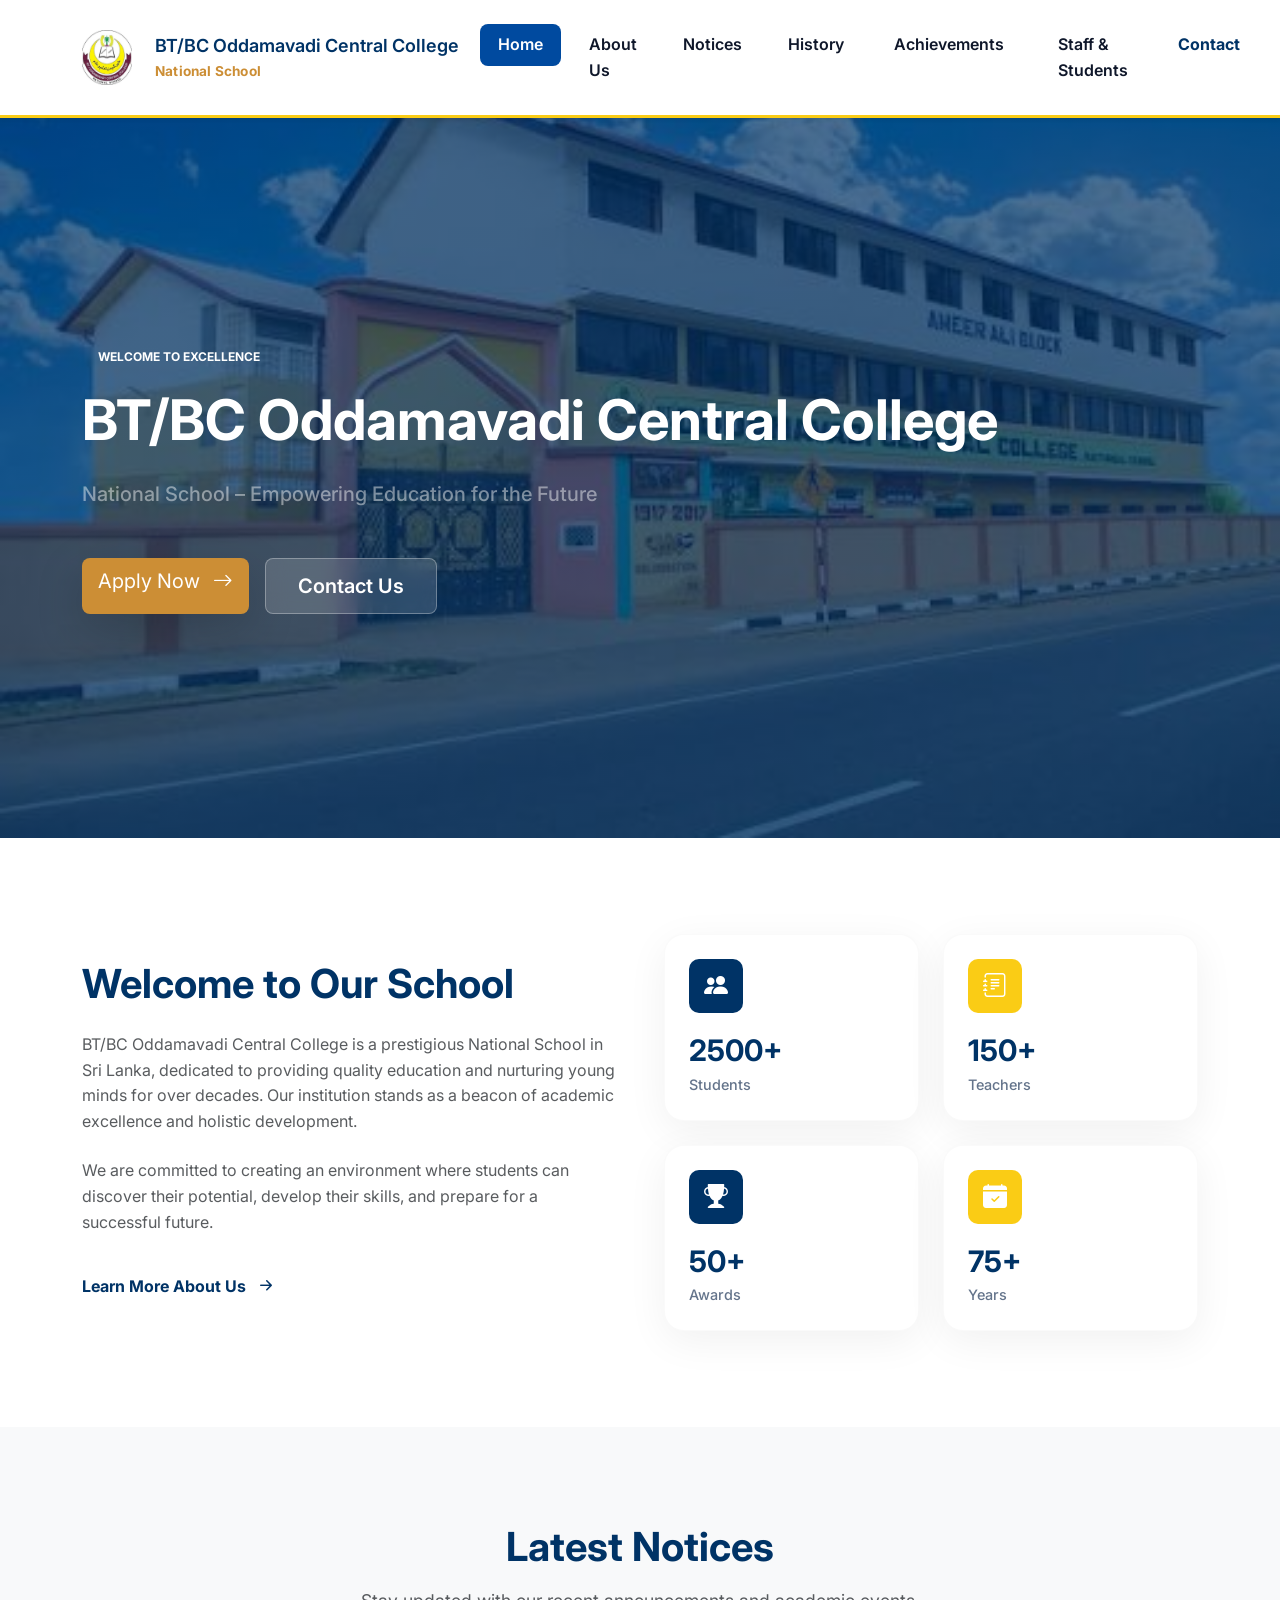
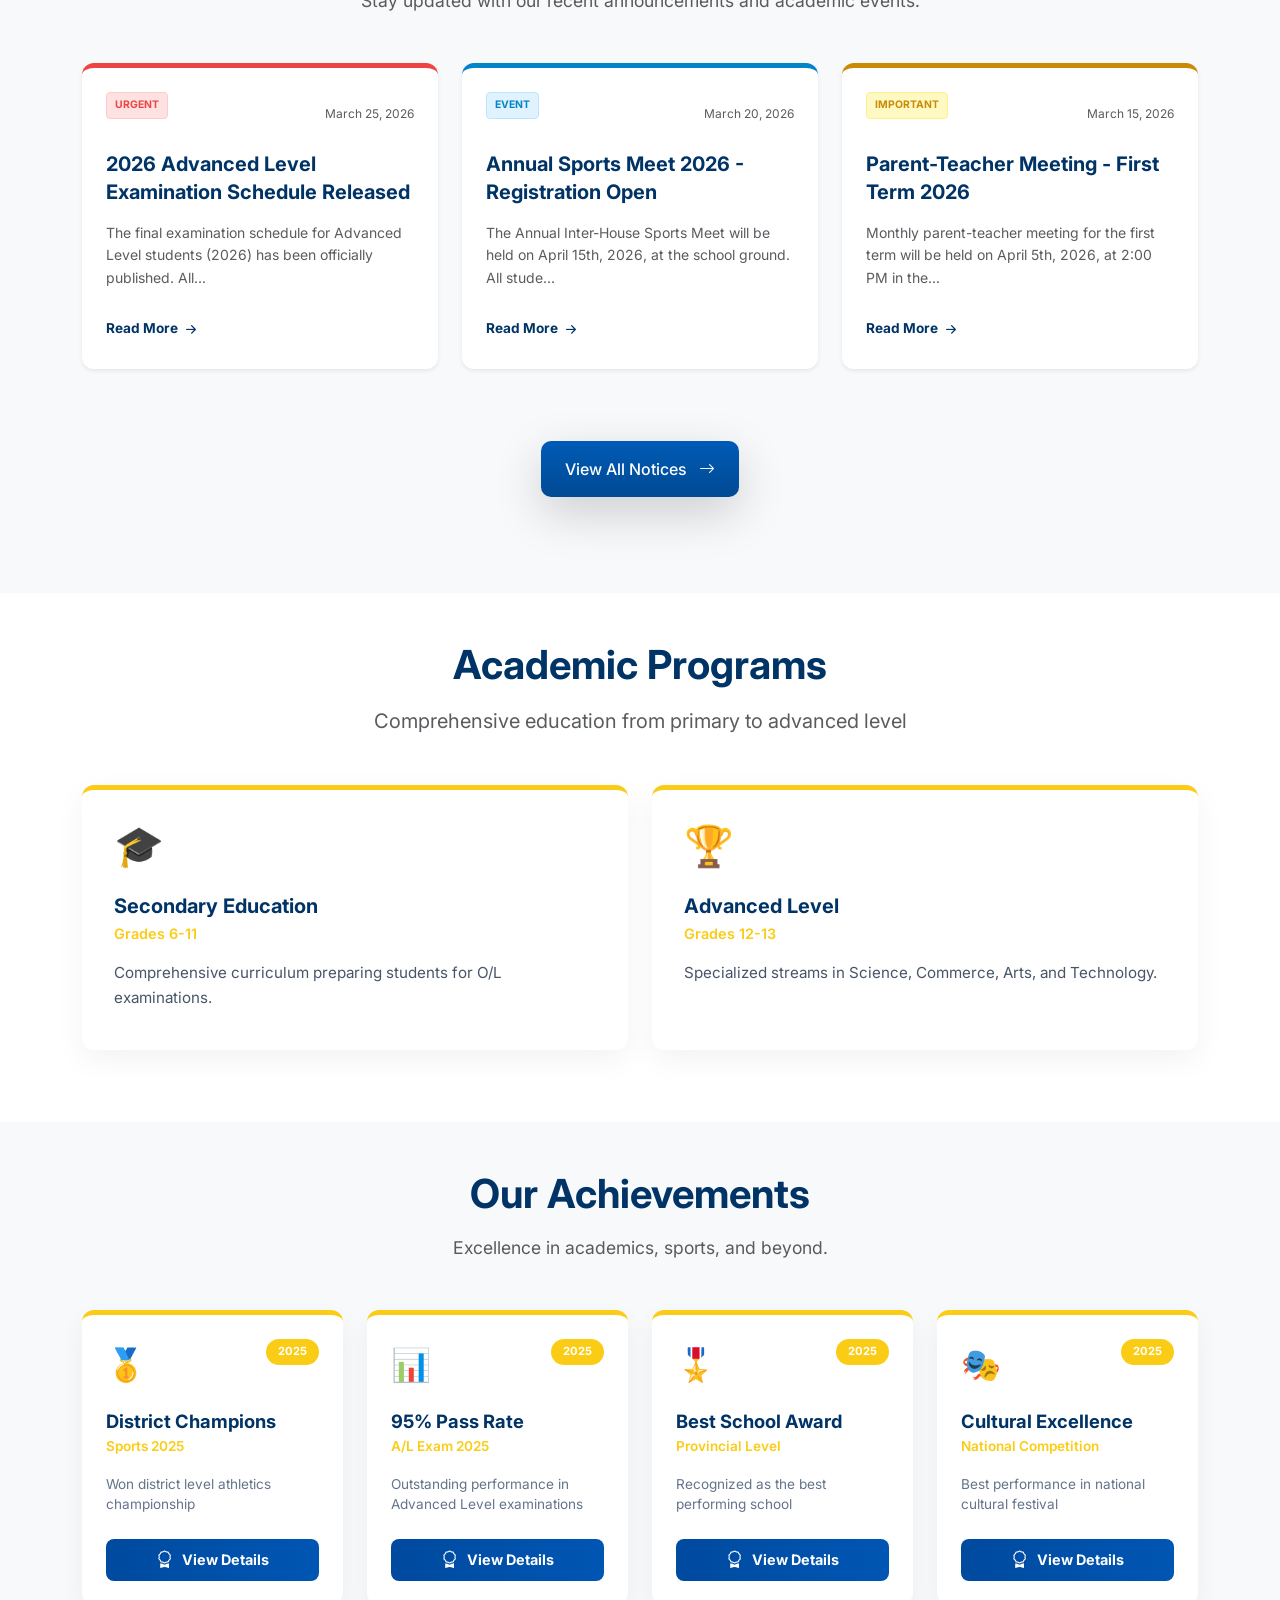
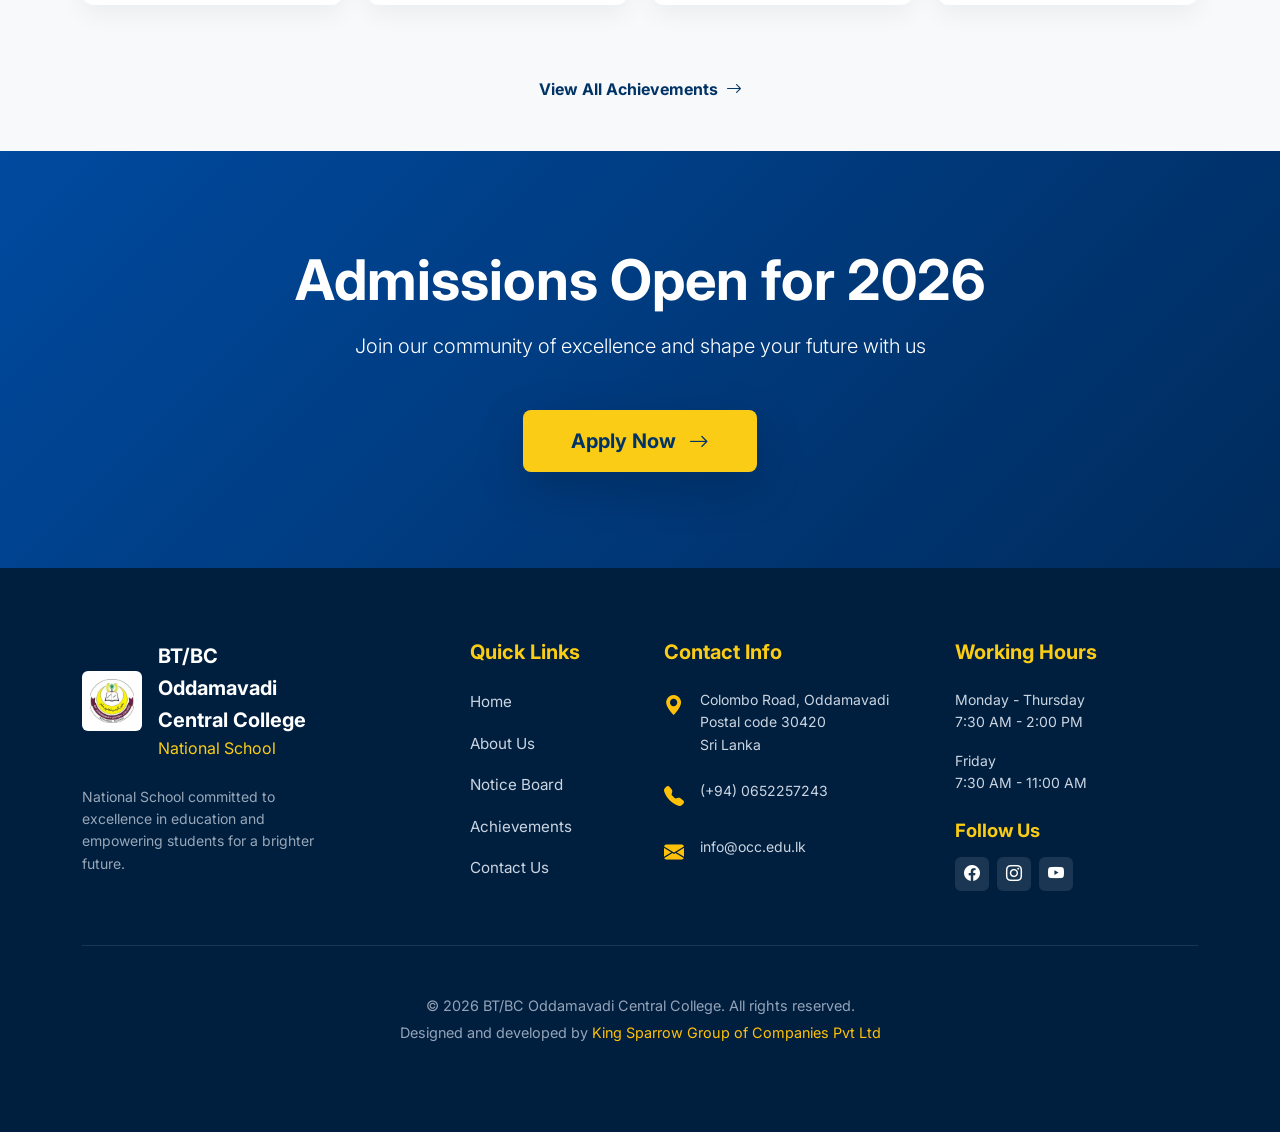
<file: index.html>
<!DOCTYPE html>
<html lang="en">

<head>
    <meta charset="UTF-8">
    <meta name="viewport" content="width=device-width, initial-scale=1.0">
    <meta name="description"
        content="BT/BC Oddamavadi Central College - National School empowering education for the future. Excellence in academics and sports.">
    <meta name="keywords" content="school, education, Oddamavadi, Central College, BT/BC, National School, Sri Lanka">
    <title>BT/BC Oddamavadi Central College | National School</title>

    <link href="https://cdn.jsdelivr.net/npm/bootstrap@5.3.0/dist/css/bootstrap.min.css" rel="stylesheet">

    <link rel="stylesheet" href="https://cdn.jsdelivr.net/npm/bootstrap-icons@1.11.1/font/bootstrap-icons.css">

    <link rel="stylesheet" href="assets/css/style.css">

    <style>
        .primary-navy {
            color: #003366;
        }

        .text-secondary-gold {
            color: #FFD700;
        }

        .bg-primary-navy {
            background-color: #003366;
        }

        .border-start-5 {
            border-left: 5px solid #003366;
        }

        .hover-lift:hover {
            transform: translateY(-10px);
            transition: all 0.3s;
        }
    </style>
</head>

<body data-bs-spy="scroll" data-bs-target=".navbar" data-bs-offset="100">

    <!-- Navigation Bar -->
    <nav class="navbar navbar-expand-lg navbar-light sticky-top py-2 shadow-sm" id="mainNav">
        <div class="container">
            <a class="navbar-brand d-flex align-items-center" href="index.html">
                <img src="assets/images/logo.png" alt="School Logo" width="50">
                <div class="brand-text ms-2">
                    <span class="brand-name">BT/BC Oddamavadi Central College</span>
                    <span class="brand-tagline">National School</span>
                </div>
            </a>
            <button class="navbar-toggler border-0" type="button" data-bs-toggle="collapse" data-bs-target="#navbarNav">
                <span class="navbar-toggler-icon"></span>
            </button>
            <div class="collapse navbar-collapse" id="navbarNav">
                <ul class="navbar-nav ms-auto mb-2 mb-lg-0">
                    <li class="nav-item"><a class="nav-link px-3 active fw-semibold" href="index.html">Home</a></li>
                    <li class="nav-item"><a class="nav-link px-3 fw-semibold" href="about.html">About Us</a></li>
                    <li class="nav-item"><a class="nav-link px-3 fw-semibold" href="notices.html">Notices</a></li>
                    <li class="nav-item"><a class="nav-link px-3 fw-semibold" href="history.html">History</a></li>
                    <li class="nav-item mx-1">
                        <a class="nav-link px-3 fw-semibold" href="achievements.html">Achievements</a>
                    </li>
                    <li class="nav-item mx-1">
                        <a class="nav-link px-3 fw-semibold" href="staff.html">Staff & Students</a>
                    </li>
                    <li class="nav-item"><a class="nav-link px-3 fw-bold btn-apply-now text-primary-navy"
                            href="contact.html">Contact</a></li>
                </ul>
            </div>
        </div>
    </nav>

    <!-- Hero Section -->
    <header id="home" class="hero d-flex align-items-center justify-content-center text-center text-lg-start">
        <div class="container">
            <div class="row align-items-center">
                <div class="col-lg-10">
                    <div class="badge bg-secondary-gold text-primary-navy px-3 py-2 rounded-pill fw-bold text-uppercase mb-3"
                        style="font-size: 0.75rem;">Welcome to Excellence</div>
                    <h1 class="display-3 fw-bold mb-4 text-white">BT/BC Oddamavadi Central College</h1>
                    <p class="lead text-white-50 mb-5 fw-medium">National School – Empowering Education for the Future
                    </p>
                    <div class="d-flex flex-column flex-sm-row gap-3">
                        <a href="apply.html" class="btn btn-gold btn-lg shadow-lg">Apply Now <i
                                class="bi bi-arrow-right ms-2"></i></a>
                        <a href="contact.html" class="btn btn-contact btn-lg text-decoration-none">Contact Us</a>
                    </div>
                </div>
            </div>
        </div>
    </header>

    <section id="about" class="section py-5 bg-white">
        <div class="container py-lg-5">
            <div class="row align-items-center g-5">
                <!-- Left Content -->
                <div class="col-lg-6">
                    <h2 class="display-6 fw-bold primary-navy mb-4">Welcome to Our School</h2>
                    <p class="text-muted mb-4" style="line-height: 1.6;">BT/BC Oddamavadi Central College is a prestigious National School in Sri
                        Lanka, dedicated to providing quality education and nurturing young minds for over decades. Our
                        institution stands as a beacon of academic excellence and holistic development.</p>
                    <p class="text-muted mb-4" style="line-height: 1.6;">We are committed to creating an environment where students can discover
                        their potential, develop their skills, and prepare for a successful future.</p>
                    <a href="about.html"
                        class="primary-navy fw-bold text-decoration-none d-inline-flex align-items-center mt-2 hover-accent">
                        Learn More About Us <i class="bi bi-arrow-right-short ms-2 fs-4"></i>
                    </a>
                </div>

                <!-- Right Stats Grid -->
                <div class="col-lg-6">
                    <div class="welcome-stats-grid">
                        <!-- Card 1: Students -->
                        <div class="welcome-stat-card">
                            <div class="welcome-stat-icon-box bg-navy-box">
                                <i class="bi bi-people-fill"></i>
                            </div>
                            <div class="welcome-stat-number">2500+</div>
                            <div class="welcome-stat-label">Students</div>
                        </div>

                        <!-- Card 2: Teachers -->
                        <div class="welcome-stat-card">
                            <div class="welcome-stat-icon-box bg-gold-box">
                                <i class="bi bi-journal-text"></i>
                            </div>
                            <div class="welcome-stat-number">150+</div>
                            <div class="welcome-stat-label">Teachers</div>
                        </div>

                        <!-- Card 3: Awards -->
                        <div class="welcome-stat-card">
                            <div class="welcome-stat-icon-box bg-navy-box">
                                <i class="bi bi-trophy-fill"></i>
                            </div>
                            <div class="welcome-stat-number">50+</div>
                            <div class="welcome-stat-label">Awards</div>
                        </div>

                        <!-- Card 4: Years -->
                        <div class="welcome-stat-card">
                            <div class="welcome-stat-icon-box bg-gold-box">
                                <i class="bi bi-calendar-check-fill"></i>
                            </div>
                            <div class="welcome-stat-number">75+</div>
                            <div class="welcome-stat-label">Years</div>
                        </div>
                    </div>
                </div>
            </div>
        </div>
    </section>

    <!-- Latest Notices Section -->
    <section id="notices" class="section py-5 bg-light">
        <div class="container py-lg-5">
            <div class="section-header text-center mb-5">
                <h2 class="display-5 fw-bold primary-navy mb-3">Latest Notices</h2>
                <p class="text-muted mx-auto" style="max-width: 800px;">Stay updated with our recent announcements and academic
                    events.</p>
            </div>
            <div id="notices-grid" class="row g-4 mb-5">
                <div class="col-12 text-center py-5">
                    <div class="spinner-border text-primary" role="status">
                        <span class="visually-hidden">Loading...</span>
                    </div>
                </div>
            </div>
            <div class="text-center">
                <a href="notices.html" class="btn btn-blue px-4 py-3 shadow-lg fw-medium text-decoration-none">
                    View All Notices <i class="bi bi-arrow-right ms-2"></i>
                </a>
            </div>
        </div>
    </section>

    <!-- Academic Programs Section -->
    <section id="programs" class="section py-5 bg-white">
        <div class="container">
            <div class="section-header text-center mb-5">
                <h2 class="display-5 fw-bold primary-navy mb-3">Academic Programs</h2>
                <p class="text-muted fs-5">Comprehensive education from primary to advanced level</p>
            </div>
            <div id="programs-grid" class="row g-4 justify-content-center"></div>
        </div>
    </section>

    <!-- Achievements Section -->
    <section id="achievements" class="section py-5 bg-light">
        <div class="container">
            <div class="section-header text-center mb-5">
                <h2 class="display-5 fw-bold primary-navy mb-3">Our Achievements</h2>
                <p class="text-muted">Excellence in academics, sports, and beyond.</p>
            </div>
            <div id="achievements-grid" class="row g-4 mb-5"></div>
            <div class="text-center mt-4">
                <a href="#" class="view-all-link d-inline-flex align-items-center">
                    View All Achievements <i class="bi bi-arrow-right ms-2"></i>
                </a>
            </div>
        </div>
    </section>

    <!-- Admissions CTA Section -->
    <section id="admissions" class="section py-5 text-white overflow-hidden"
        style="background: linear-gradient(135deg, #004a9f 0%, #002b5c 100%);">
        <div class="container position-relative py-5">
            <div class="row justify-content-center text-center">
                <div class="col-lg-10">
                    <h2 class="display-4 fw-bold mb-3">Admissions Open for 2026</h2>
                    <p class="lead mb-5 opacity-90">Join our community of excellence and shape your future with us</p>
                    <a href="apply.html" id="btnApplyHome" class="btn btn-cta-apply btn-lg px-5 py-3 shadow-lg">
                        Apply Now <i class="bi bi-arrow-right ms-2"></i>
                    </a>
                </div>
            </div>
        </div>
    </section>

    <!-- Footer -->
    <footer class="py-5">
        <div class="container py-lg-4">
            <div class="row g-5">
                <div class="col-lg-3">
                    <div class="footer-logo mb-4 d-flex align-items-center">
                        <img src="assets/images/logo.png" alt="School Logo" width="60"
                            class="bg-white p-2 rounded-2 me-3">
                        <div>
                            <div class="footer-logo-text-top mb-0">BT/BC Oddamavadi Central College </div>
                            <div class="footer-logo-text-bottom">National School</div>
                        </div>
                    </div>
                    <p class="small opacity-75">National School committed to excellence in education and
                        empowering students for a brighter future.</p>
                </div>
                <div class="col-6 col-lg-2 ms-lg-auto">
                    <h5 class="footer-title">Quick Links</h5>
                    <ul class="list-unstyled footer-links">
                        <li class="mb-3"><a href="index.html">Home</a></li>
                        <li class="mb-3"><a href="about.html">About Us</a></li>
                        <li class="mb-3"><a href="notices.html">Notice Board</a></li>
                        <li class="mb-3"><a href="#achievements">Achievements</a></li>
                        <li class="mb-3"><a href="#contact">Contact Us</a></li>
                    </ul>
                </div>
                <div class="col-6 col-lg-3">
                    <h5 class="footer-title">Contact Info</h5>
                    <ul class="list-unstyled small opacity-90">
                        <li class="d-flex mb-4">
                            <i class="bi bi-geo-alt-fill me-3 text-warning fs-5"></i>
                            <span>Colombo Road, Oddamavadi<br>Postal code 30420<br>Sri Lanka</span>
                        </li>
                        <li class="d-flex mb-4">
                            <i class="bi bi-telephone-fill me-3 text-warning fs-5"></i>
                            <span>(+94) 0652257243</span>
                        </li>
                        <li class="d-flex mb-4">
                            <i class="bi bi-envelope-fill me-3 text-warning fs-5"></i>
                            <span>info@occ.edu.lk</span>
                        </li>
                    </ul>
                </div>
                <div class="col-lg-3">
                    <h5 class="footer-title">Working Hours</h5>
                    <ul class="list-unstyled small opacity-90 mb-4">
                        <li class="mb-3">Monday - Thursday<br>7:30 AM - 2:00 PM</li>
                        <li class="mb-4">Friday<br>7:30 AM - 11:00 AM</li>
                    </ul>
                    <h5 class="footer-title mb-3" style="font-size: 1.15rem;">Follow Us</h5>
                    <div class="social-links d-flex gap-2">
                        <a href="#" class="btn-social rounded-2" style="width: 34px; height: 34px;"><i
                                class="bi bi-facebook"></i></a>
                        <a href="#" class="btn-social rounded-2" style="width: 34px; height: 34px;"><i
                                class="bi bi-instagram"></i></a>
                        <a href="#" class="btn-social rounded-2" style="width: 34px; height: 34px;"><i
                                class="bi bi-youtube"></i></a>
                    </div>
                </div>
            </div>
            <div class="footer-bottom border-top border-white border-opacity-10 text-center pt-5 mt-5">
                <p class="footer-bottom-text mb-1">© 2026 BT/BC Oddamavadi Central College. All rights reserved.</p>
                <p class="footer-bottom-text small">Designed and developed by <span class="text-warning">King Sparrow
                        Group of Companies Pvt Ltd</span></p>
            </div>
        </div>
    </footer>

    <!-- Achievement Detail Modal -->
    <div class="modal fade" id="achievementModal" tabindex="-1" aria-hidden="true">
        <div class="modal-dialog modal-lg modal-dialog-centered">
            <div class="modal-content overflow-hidden" style="border-radius: 20px;">
                <div class="modal-header d-flex align-items-center position-relative"
                    style="background-color: #004a9f; color: white;">
                    <div class="d-flex align-items-center w-100">
                        <div class="achievement-icon-wrapper me-4 bg-white bg-opacity-10 rounded-circle d-flex align-items-center justify-content-center"
                            style="width: 70px; height: 70px;">
                            <span id="modalAchievementIcon" class="fs-1"></span>
                        </div>
                        <div class="me-auto">
                            <h3 class="modal-title fw-bold h4 mb-1" id="modalAchievementTitle"></h3>
                            <div class="small fw-semibold text-warning mb-2" id="modalAchievementCategory"></div>
                            <div class="d-flex gap-2">
                                <span class="badge rounded-pill fw-bold px-3 py-1" id="modalAchievementTypeBadge"
                                    style="font-size: 0.7rem;">Sports</span>
                                <span class="badge rounded-pill fw-bold px-3 py-1" id="modalAchievementYearBadge"
                                    style="font-size: 0.7rem;">2025</span>
                            </div>
                        </div>
                    </div>
                    <button type="button" class="close-btn-custom position-absolute top-0 end-0 m-4"
                        data-bs-dismiss="modal" aria-label="Close">
                        <i class="bi bi-x-lg"></i>
                    </button>
                </div>
                <div class="modal-body p-4 p-lg-5">
                    <div class="mb-5">
                        <h5 class="section-title">Overview</h5>
                        <p id="modalAchievementOverview" class="text-muted"
                            style="line-height: 1.8; font-size: 0.95rem;"></p>
                    </div>

                    <div class="mb-5">
                        <h5 class="section-title">Key Achievements</h5>
                        <ul id="modalAchievementKeyList" class="list-unstyled">
                            <!-- Items auto-populated -->
                        </ul>
                    </div>

                    <div class="students-box mb-4">
                        <div class="d-flex align-items-center mb-4">
                            <i class="bi bi-people-fill text-navy me-3 fs-5"></i>
                            <h6 class="mb-0 fw-bold text-navy h5">Outstanding Students</h6>
                        </div>
                        <div id="modalAchievementStudents" class="d-flex flex-wrap gap-3">
                            <!-- Students auto-populated -->
                        </div>
                    </div>

                    <div class="text-center mt-5">
                        <a href="achievements.html" class="btn btn-blue px-5 py-3 fw-bold shadow-sm">
                            View All Achievements <i class="bi bi-arrow-right ms-2"></i>
                        </a>
                    </div>
                </div>
            </div>
        </div>
    </div>

    
    <script src="https://code.jquery.com/jquery-3.7.1.min.js"></script>
    <script src="https://cdn.jsdelivr.net/npm/bootstrap@5.3.0/dist/js/bootstrap.bundle.min.js"></script>
    <script src="assets/js/main.js"></script>
</body>

</html>
</file>
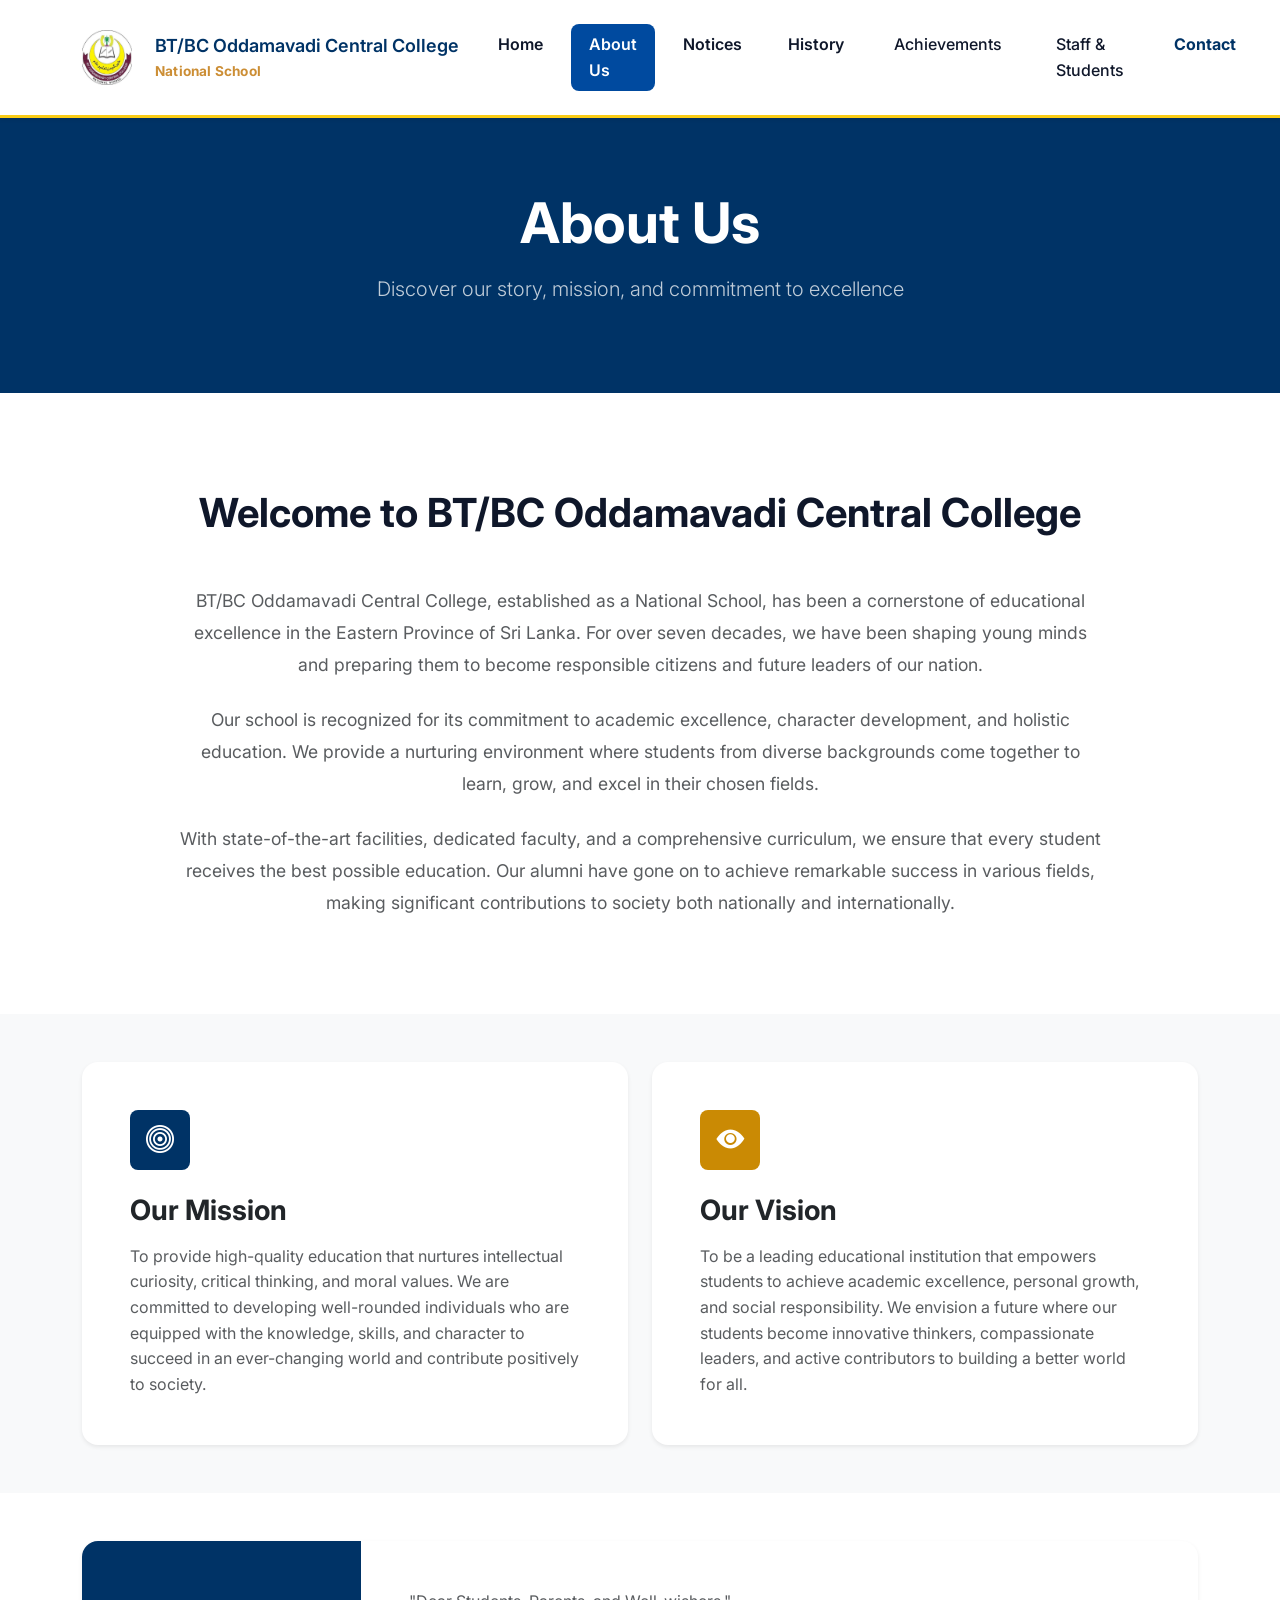
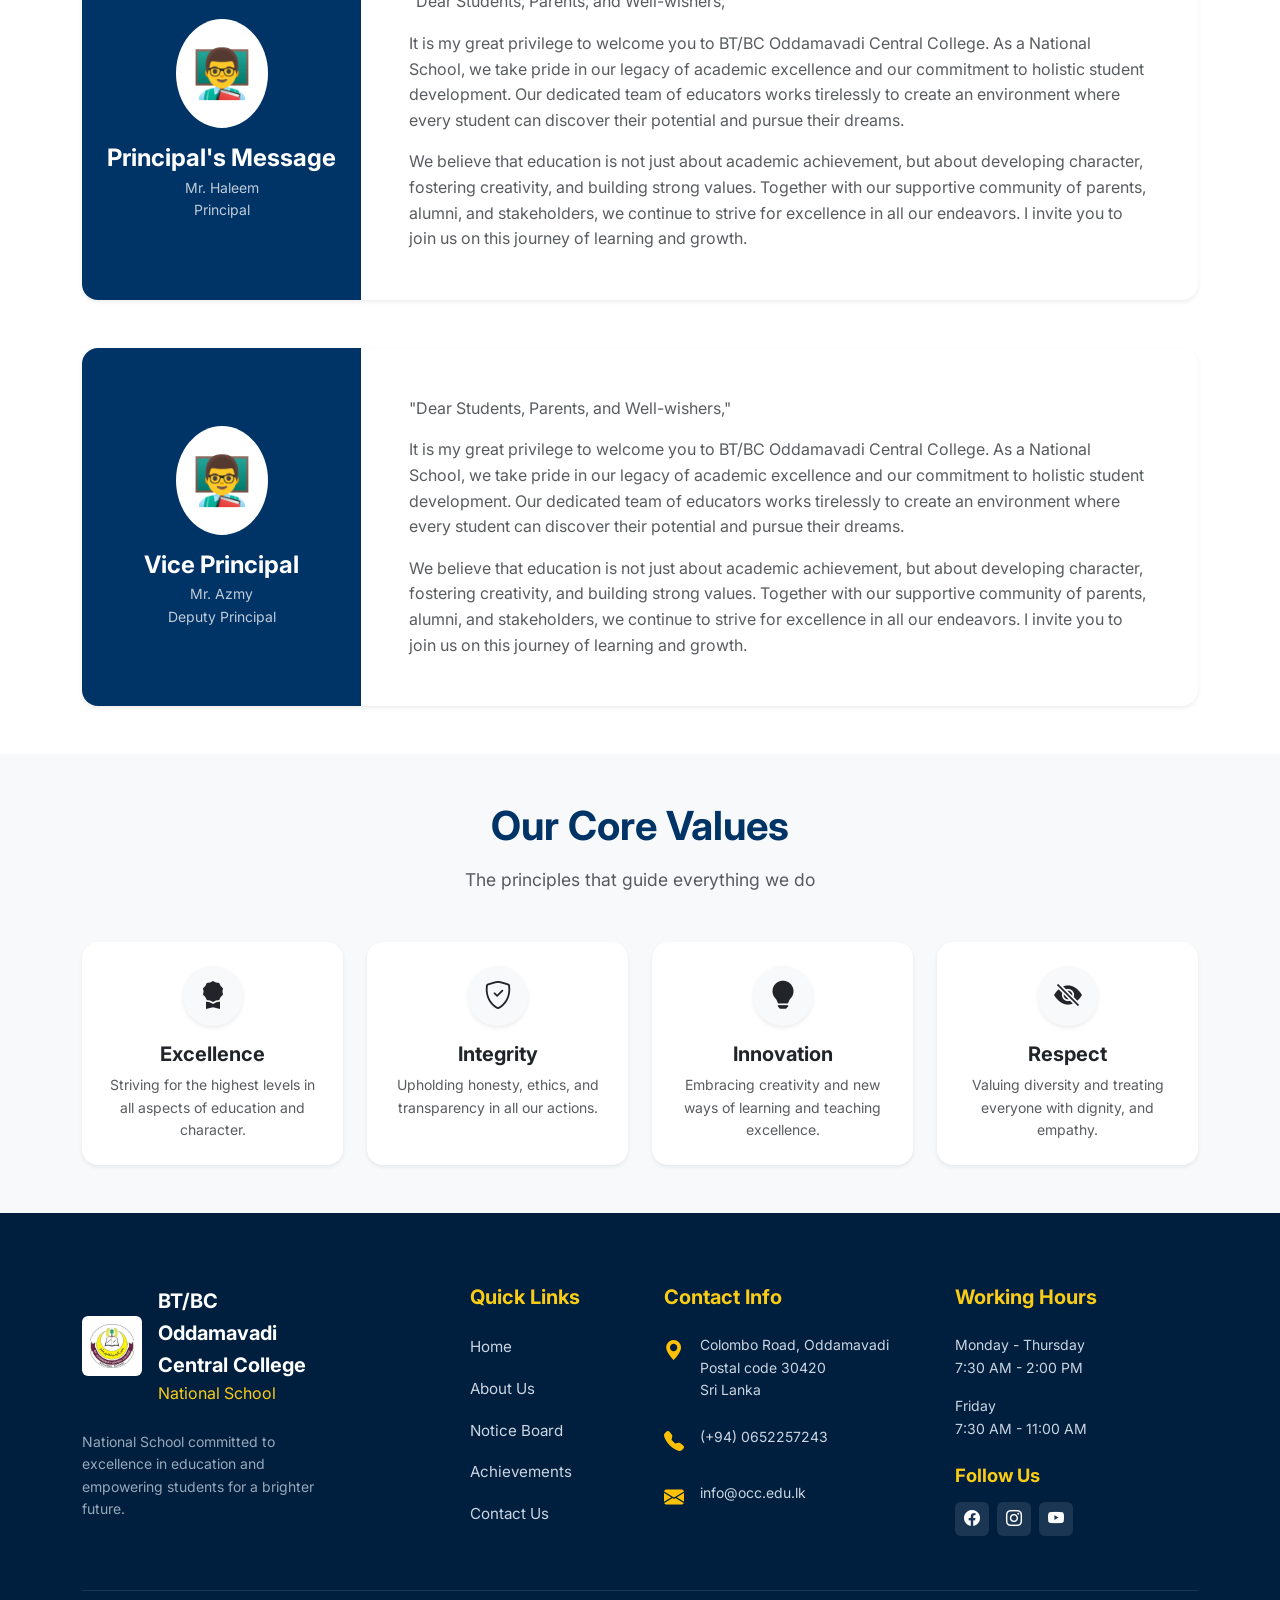
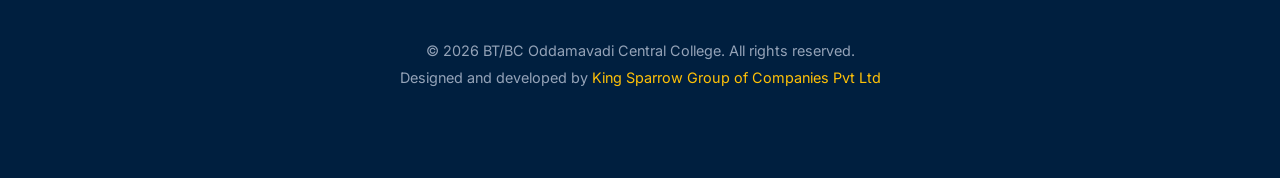
<file: about.html>
<!DOCTYPE html>
<html lang="en">

<head>
    <meta charset="UTF-8">
    <meta name="viewport" content="width=device-width, initial-scale=1.0">
    <meta name="description"
        content="About Us - BT/BC Oddamavadi Central College. Our story, mission, vision, and core values.">
    <title>About Us | BT/BC Oddamavadi Central College</title>

    <!-- Bootstrap 5 CSS -->
    <link href="https://cdn.jsdelivr.net/npm/bootstrap@5.3.0/dist/css/bootstrap.min.css" rel="stylesheet">
    <!-- Bootstrap Icons -->
    <link rel="stylesheet" href="https://cdn.jsdelivr.net/npm/bootstrap-icons@1.11.1/font/bootstrap-icons.css">
    <!-- Custom CSS -->
    <link rel="stylesheet" href="assets/css/style.css">
</head>

<body class="bg-light">

    <!-- Navigation Bar -->
    <nav class="navbar navbar-expand-lg navbar-light sticky-top py-2 shadow-sm" id="mainNav">
        <div class="container">
            <a class="navbar-brand d-flex align-items-center" href="index.html">
                <img src="assets/images/logo.png" alt="School Logo" width="50">
                <div class="brand-text ms-2">
                    <span class="brand-name">BT/BC Oddamavadi Central College</span>
                    <span class="brand-tagline">National School</span>
                </div>
            </a>
            <button class="navbar-toggler border-0" type="button" data-bs-toggle="collapse" data-bs-target="#navbarNav">
                <span class="navbar-toggler-icon"></span>
            </button>
            <div class="collapse navbar-collapse" id="navbarNav">
                <ul class="navbar-nav ms-auto mb-2 mb-lg-0">
                    <li class="nav-item"><a class="nav-link px-3 fw-semibold" href="index.html">Home</a></li>
                    <li class="nav-item"><a class="nav-link px-3 active fw-semibold" href="about.html">About Us</a></li>
                    <li class="nav-item"><a class="nav-link px-3 fw-semibold" href="notices.html">Notices</a></li>
                    <li class="nav-item"><a class="nav-link px-3 fw-semibold" href="history.html">History</a></li>
                    <li class="nav-item mx-1">
                        <a class="nav-link px-3 fw-medium" href="achievements.html">Achievements</a>
                    </li>
                    <li class="nav-item mx-1">
                        <a class="nav-link px-3 fw-medium" href="staff.html">Staff & Students</a>
                    </li>
                    <li class="nav-item"><a class="nav-link px-3 fw-bold btn-apply-now text-primary-navy"
                            href="contact.html">Contact</a></li>
                </ul>
            </div>
        </div>
    </nav>

    <!-- Page Header (About Hero) -->
    <header class="section py-5 text-center text-white" style="background-color: #003366; min-height: 250px;">
        <div class="container py-lg-4">
            <h1 class="display-4 fw-bold mb-3">About Us</h1>
            <p class="lead opacity-75 max-width-600 mx-auto">Discover our story, mission, and commitment to excellence
            </p>
        </div>
    </header>

    <!-- Welcome Section (About) -->
    <section class="section py-5 bg-white">
        <div class="container py-lg-5">
            <div class="row justify-content-center text-center">
                <div class="col-lg-10">
                    <h2 class="display-6 fw-bold primary-navy mb-5">Welcome to BT/BC Oddamavadi Central College</h2>
                    <div class="text-muted lead-content">
                        <p class="mb-4">BT/BC Oddamavadi Central College, established as a National School, has been a
                            cornerstone of educational excellence in the Eastern Province of Sri Lanka. For over seven
                            decades, we have been shaping young minds and preparing them to become responsible citizens
                            and future leaders of our nation.</p>
                        <p class="mb-4">Our school is recognized for its commitment to academic excellence, character
                            development, and holistic education. We provide a nurturing environment where students from
                            diverse backgrounds come together to learn, grow, and excel in their chosen fields.</p>
                        <p class="mb-0">With state-of-the-art facilities, dedicated faculty, and a comprehensive
                            curriculum, we ensure that every student receives the best possible education. Our alumni
                            have gone on to achieve remarkable success in various fields, making significant
                            contributions to society both nationally and internationally.</p>
                    </div>
                </div>
            </div>
        </div>
    </section>

    <!-- Mission & Vision Section -->
    <section class="section py-5">
        <div class="container">
            <div class="row g-4">
                <div class="col-lg-6">
                    <div class="card border-0 shadow-sm p-4 p-lg-5 rounded-4 h-100">
                        <span class="d-inline-flex align-items-center justify-content-center p-3 rounded-3 mb-4"
                            style="background-color: #003366; width: 60px; height: 60px;">
                            <i class="bi bi-bullseye fs-3 text-white"></i>
                        </span>
                        <h3 class="fw-bold primary-navy mb-3">Our Mission</h3>
                        <p class="text-muted mb-0">To provide high-quality education that nurtures intellectual
                            curiosity, critical thinking, and moral values. We are committed to developing well-rounded
                            individuals who are equipped with the knowledge, skills, and character to succeed in an
                            ever-changing world and contribute positively to society.</p>
                    </div>
                </div>
                <div class="col-lg-6">
                    <div class="card border-0 shadow-sm p-4 p-lg-5 rounded-4 h-100">
                        <span class="d-inline-flex align-items-center justify-content-center p-3 rounded-3 mb-4"
                            style="background-color: #CA8A04; width: 60px; height: 60px;">
                            <i class="bi bi-eye-fill fs-3 text-white"></i>
                        </span>
                        <h3 class="fw-bold primary-navy mb-3">Our Vision</h3>
                        <p class="text-muted mb-0">To be a leading educational institution that empowers students to
                            achieve academic excellence, personal growth, and social responsibility. We envision a
                            future where our students become innovative thinkers, compassionate leaders, and active
                            contributors to building a better world for all.</p>
                    </div>
                </div>
            </div>
        </div>
    </section>

    <!-- Messages Section -->
    <section class="section py-5 bg-white">
        <div class="container">
            <div class="card border-0 shadow-sm overflow-hidden mb-5 rounded-4">
                <div class="row g-0">
                    <div
                        class="col-lg-3 bg-primary-navy d-flex flex-column align-items-center justify-content-center p-4 text-center text-white">
                        <div class="bg-white p-3 rounded-circle mb-3">
                            <span style="font-size: 3rem;">👨‍🏫</span>
                        </div>
                        <h4 class="fw-bold mb-1">Principal's Message</h4>
                        <p class="small opacity-75 mb-0">Mr. Haleem<br>Principal</p>
                    </div>
                    <div class="col-lg-9 p-4 p-lg-5">
                        <p class="text-muted font-italic mb-3">"Dear Students, Parents, and Well-wishers,"</p>
                        <p class="text-muted">It is my great privilege to welcome you to BT/BC Oddamavadi Central
                            College. As a National School, we take pride in our legacy of academic excellence and our
                            commitment to holistic student development. Our dedicated team of educators works tirelessly
                            to create an environment where every student can discover their potential and pursue their
                            dreams.</p>
                        <p class="text-muted mb-0">We believe that education is not just about academic achievement, but
                            about developing character, fostering creativity, and building strong values. Together with
                            our supportive community of parents, alumni, and stakeholders, we continue to strive for
                            excellence in all our endeavors. I invite you to join us on this journey of learning and
                            growth.</p>
                    </div>
                </div>
            </div>
            <div class="card border-0 shadow-sm overflow-hidden rounded-4">
                <div class="row g-0">
                    <div
                        class="col-lg-3 bg-primary-navy d-flex flex-column align-items-center justify-content-center p-4 text-center text-white">
                        <div class="bg-white p-3 rounded-circle mb-3">
                            <span style="font-size: 3rem;">👨‍🏫</span>
                        </div>
                        <h4 class="fw-bold mb-1">Vice Principal</h4>
                        <p class="small opacity-75 mb-0">Mr. Azmy<br>Deputy Principal</p>
                    </div>
                    <div class="col-lg-9 p-4 p-lg-5">
                        <p class="text-muted font-italic mb-3">"Dear Students, Parents, and Well-wishers,"</p>
                        <p class="text-muted">It is my great privilege to welcome you to BT/BC Oddamavadi Central
                            College. As a National School, we take pride in our legacy of academic excellence and our
                            commitment to holistic student development. Our dedicated team of educators works tirelessly
                            to create an environment where every student can discover their potential and pursue their
                            dreams.</p>
                        <p class="text-muted mb-0">We believe that education is not just about academic achievement, but
                            about developing character, fostering creativity, and building strong values. Together with
                            our supportive community of parents, alumni, and stakeholders, we continue to strive for
                            excellence in all our endeavors. I invite you to join us on this journey of learning and
                            growth.</p>
                    </div>
                </div>
            </div>
        </div>
    </section>

    <!-- Core Values Section -->
    <section class="section py-5">
        <div class="container">
            <div class="section-header text-center mb-5">
                <h2 class="display-6 fw-bold primary-navy mb-3">Our Core Values</h2>
                <p class="text-muted">The principles that guide everything we do</p>
            </div>
            <div class="row g-4">
                <div class="col-md-6 col-lg-3">
                    <div class="card border-0 shadow-sm p-4 text-center h-100 rounded-4">
                        <div class="mb-3">
                            <span
                                class="d-inline-flex align-items-center justify-content-center bg-light rounded-circle shadow-sm"
                                style="width: 60px; height: 60px;">
                                <i class="bi bi-award-fill fs-3 primary-navy"></i>
                            </span>
                        </div>
                        <h5 class="fw-bold primary-navy">Excellence</h5>
                        <p class="text-muted small mb-0">Striving for the highest levels in all aspects of education and
                            character.</p>
                    </div>
                </div>
                <div class="col-md-6 col-lg-3">
                    <div class="card border-0 shadow-sm p-4 text-center h-100 rounded-4">
                        <div class="mb-3">
                            <span
                                class="d-inline-flex align-items-center justify-content-center bg-light rounded-circle shadow-sm"
                                style="width: 60px; height: 60px;">
                                <i class="bi bi-shield-check fs-3 primary-navy"></i>
                            </span>
                        </div>
                        <h5 class="fw-bold primary-navy">Integrity</h5>
                        <p class="text-muted small mb-0">Upholding honesty, ethics, and transparency in all our actions.
                        </p>
                    </div>
                </div>
                <div class="col-md-6 col-lg-3">
                    <div class="card border-0 shadow-sm p-4 text-center h-100 rounded-4">
                        <div class="mb-3">
                            <span
                                class="d-inline-flex align-items-center justify-content-center bg-light rounded-circle shadow-sm"
                                style="width: 60px; height: 60px;">
                                <i class="bi bi-lightbulb-fill fs-3 primary-navy"></i>
                            </span>
                        </div>
                        <h5 class="fw-bold primary-navy">Innovation</h5>
                        <p class="text-muted small mb-0">Embracing creativity and new ways of learning and teaching
                            excellence.</p>
                    </div>
                </div>
                <div class="col-md-6 col-lg-3">
                    <div class="card border-0 shadow-sm p-4 text-center h-100 rounded-4">
                        <div class="mb-3">
                            <span
                                class="d-inline-flex align-items-center justify-content-center bg-light rounded-circle shadow-sm"
                                style="width: 60px; height: 60px;">
                                <i class="bi bi-eye-slash-fill fs-3 primary-navy"></i>
                            </span>
                        </div>
                        <h5 class="fw-bold primary-navy">Respect</h5>
                        <p class="text-muted small mb-0">Valuing diversity and treating everyone with dignity, and
                            empathy.</p>
                    </div>
                </div>
            </div>
        </div>
    </section>

    <!-- Footer -->
    <footer class="py-5">
        <div class="container py-lg-4">
            <div class="row g-5">
                <div class="col-lg-3">
                    <div class="footer-logo mb-4 d-flex align-items-center">
                        <img src="assets/images/logo.png" alt="School Logo" width="60"
                            class="bg-white p-2 rounded-2 me-3">
                        <div>
                            <div class="footer-logo-text-top mb-0">BT/BC Oddamavadi Central College </div>
                            <div class="footer-logo-text-bottom">National School</div>
                        </div>
                    </div>
                    <p class="small opacity-75">National School committed to excellence in education and
                        empowering students for a brighter future.</p>
                </div>
                <div class="col-6 col-lg-2 ms-lg-auto">
                    <h5 class="footer-title">Quick Links</h5>
                    <ul class="list-unstyled footer-links">
                        <li class="mb-3"><a href="index.html">Home</a></li>
                        <li class="mb-3"><a href="about.html">About Us</a></li>
                        <li class="mb-3"><a href="notices.html">Notice Board</a></li>
                        <li class="mb-3"><a href="index.html#achievements">Achievements</a></li>
                        <li class="mb-3"><a href="index.html#contact">Contact Us</a></li>
                    </ul>
                </div>
                <div class="col-6 col-lg-3">
                    <h5 class="footer-title">Contact Info</h5>
                    <ul class="list-unstyled small opacity-90">
                        <li class="d-flex mb-4">
                            <i class="bi bi-geo-alt-fill me-3 text-warning fs-5"></i>
                            <span>Colombo Road, Oddamavadi<br>Postal code 30420<br>Sri Lanka</span>
                        </li>
                        <li class="d-flex mb-4">
                            <i class="bi bi-telephone-fill me-3 text-warning fs-5"></i>
                            <span>(+94) 0652257243</span>
                        </li>
                        <li class="d-flex mb-4">
                            <i class="bi bi-envelope-fill me-3 text-warning fs-5"></i>
                            <span>info@occ.edu.lk</span>
                        </li>
                    </ul>
                </div>
                <div class="col-lg-3">
                    <h5 class="footer-title">Working Hours</h5>
                    <ul class="list-unstyled small opacity-90 mb-4">
                        <li class="mb-3">Monday - Thursday<br>7:30 AM - 2:00 PM</li>
                        <li class="mb-4">Friday<br>7:30 AM - 11:00 AM</li>
                    </ul>
                    <h5 class="footer-title mb-3" style="font-size: 1.15rem;">Follow Us</h5>
                    <div class="social-links d-flex gap-2">
                        <a href="#" class="btn-social rounded-2" style="width: 34px; height: 34px;"><i
                                class="bi bi-facebook"></i></a>
                        <a href="#" class="btn-social rounded-2" style="width: 34px; height: 34px;"><i
                                class="bi bi-instagram"></i></a>
                        <a href="#" class="btn-social rounded-2" style="width: 34px; height: 34px;"><i
                                class="bi bi-youtube"></i></a>
                    </div>
                </div>
            </div>
            <div class="footer-bottom border-top border-white border-opacity-10 text-center pt-5 mt-5">
                <p class="footer-bottom-text mb-1">© 2026 BT/BC Oddamavadi Central College. All rights reserved.</p>
                <p class="footer-bottom-text small">Designed and developed by <span class="text-warning">King Sparrow
                        Group of Companies Pvt Ltd</span></p>
            </div>
        </div>
    </footer>

    <!-- Scripts -->
    <script src="https://code.jquery.com/jquery-3.7.1.min.js"></script>
    <script src="https://cdn.jsdelivr.net/npm/bootstrap@5.3.0/dist/js/bootstrap.bundle.min.js"></script>
    <script src="assets/js/main.js"></script>
</body>

</html>
</file>
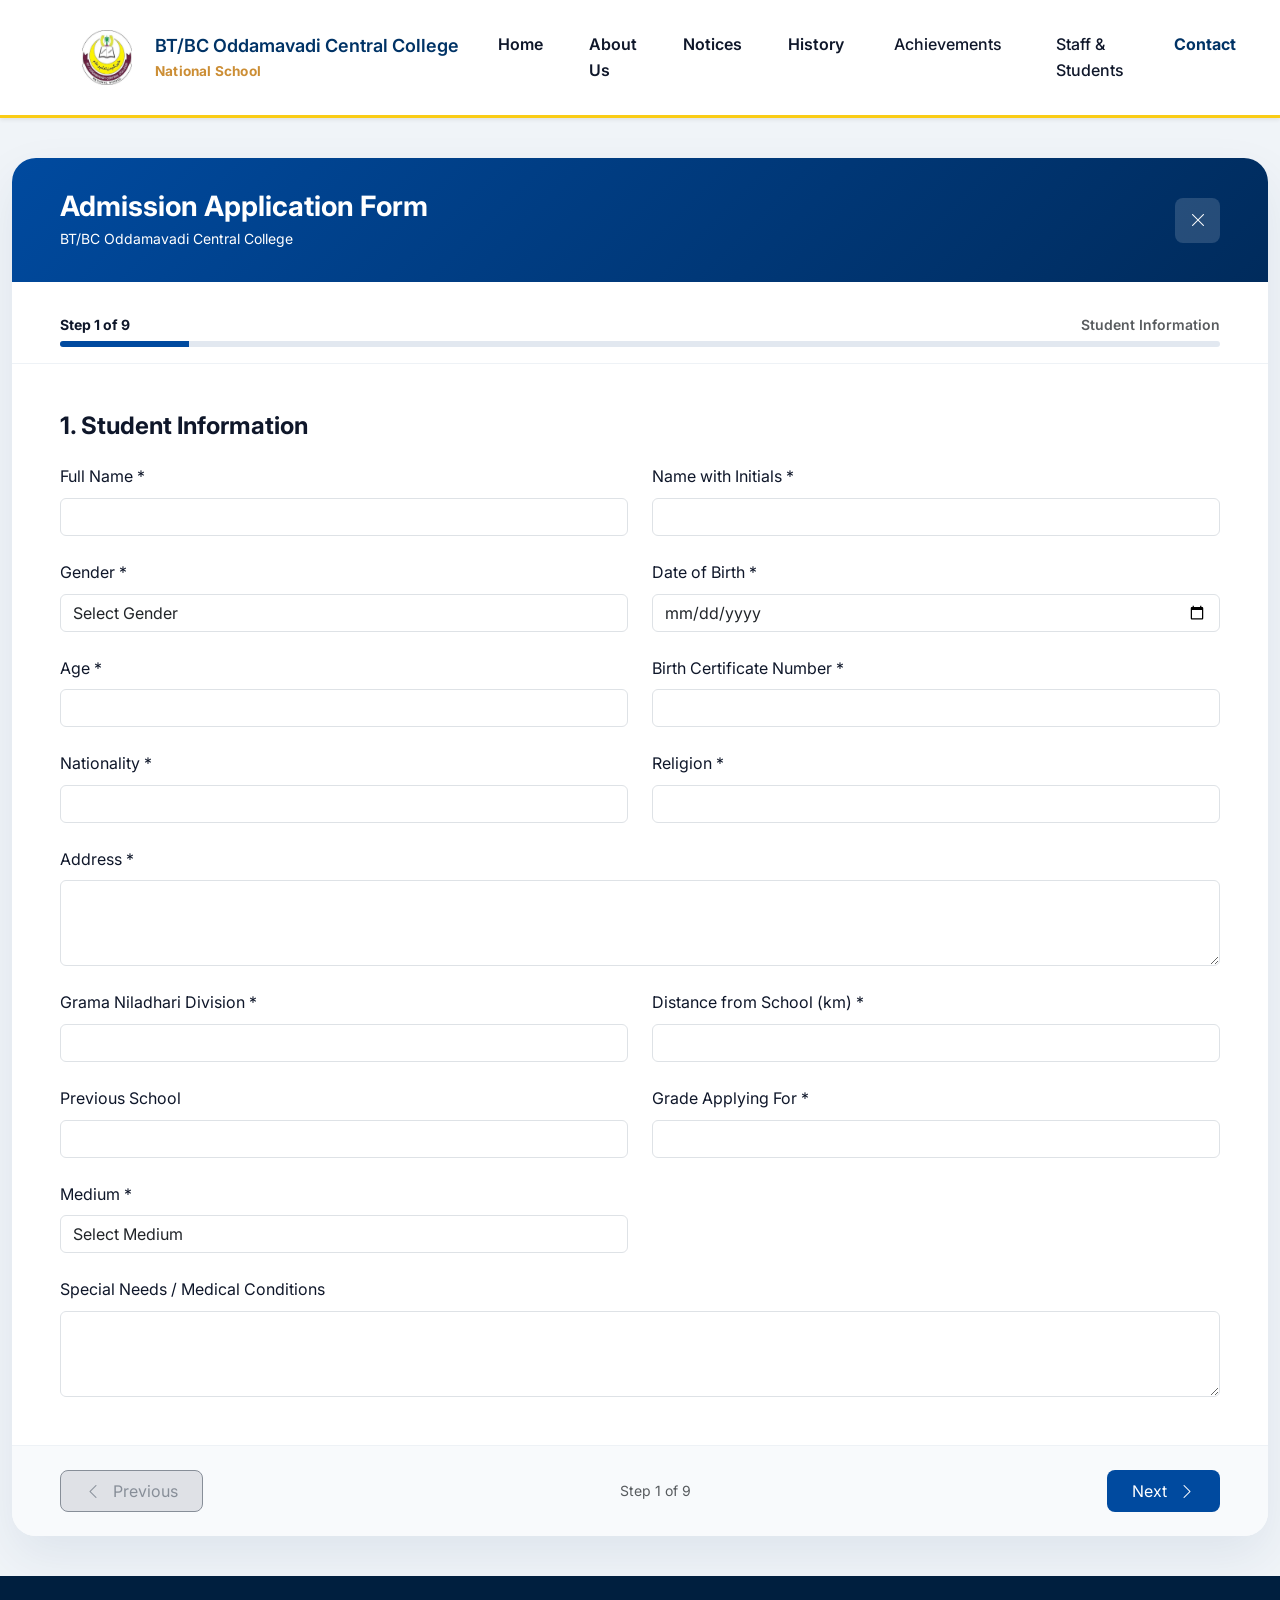
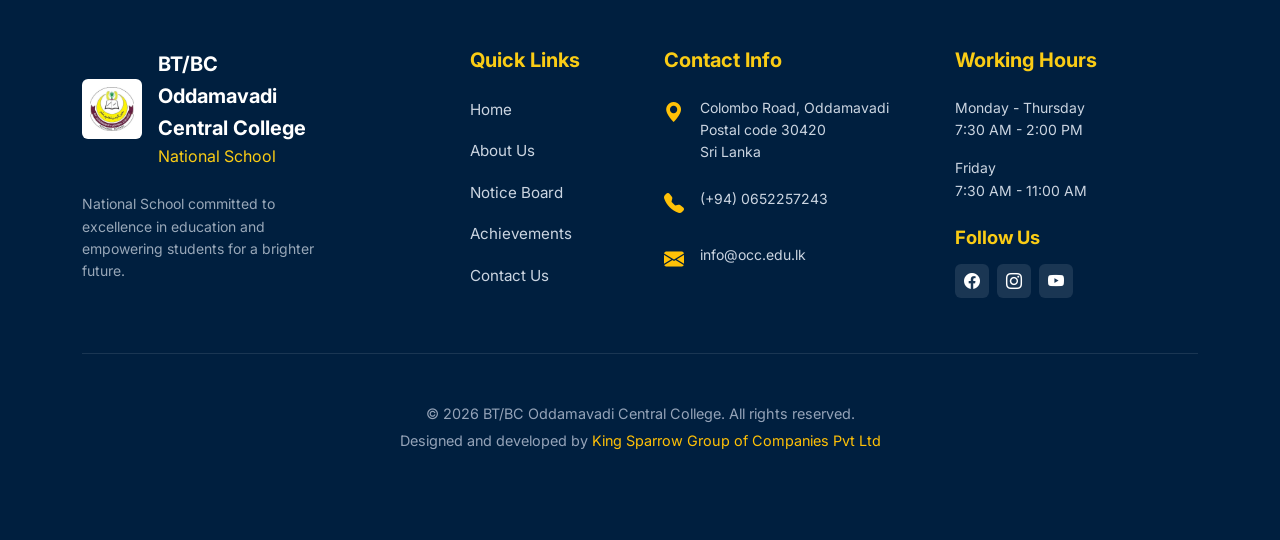
<file: apply.html>
<!DOCTYPE html>
<html lang="en">

<head>
    <meta charset="UTF-8">
    <meta name="viewport" content="width=device-width, initial-scale=1.0">
    <title>Admission Application - BT/BC Oddamavadi Central College</title>
    <link href="https://cdn.jsdelivr.net/npm/bootstrap@5.3.0/dist/css/bootstrap.min.css" rel="stylesheet">
    <link rel="stylesheet" href="https://cdn.jsdelivr.net/npm/bootstrap-icons@1.11.1/font/bootstrap-icons.css">
    <link rel="stylesheet" href="assets/css/style.css">
    <style>
        body {
            background-color: #f0f4f8;
            min-height: 100vh;
        }

        .apply-container {
            max-width: 100%;
            margin: 40px auto;
        }

        .apply-card {
            background: white;
            border-radius: 24px;
            box-shadow: 0 20px 50px rgba(0, 51, 102, 0.08);
            overflow: hidden;
            border: none;
        }

        .apply-header {
            background: linear-gradient(135deg, #004a9f 0%, #002b5c 100%);
            color: white;
            padding: 2rem 3rem;
            text-align: left;
            position: relative;
        }

        .apply-progress-bar-container {
            padding: 2rem 3rem 1rem;
            background: white;
            border-bottom: 1px solid #eef2f6;
        }

        .apply-body {
            padding: 3rem;
        }

        .apply-footer {
            padding: 2rem 3rem;
            background-color: #f8fafc;
            border-top: 1px solid #eef2f6;
            display: flex;
            justify-content: space-between;
        }

        @media (max-width: 768px) {
            .apply-container {
                margin: 0;
            }
            .apply-card {
                border-radius: 0;
            }
            .apply-header {
                padding: 1.25rem 1.5rem !important;
            }
            .apply-header h1 {
                font-size: 1.25rem !important;
                line-height: 1.3;
                margin-bottom: 4px !important;
                max-width: 100%;
            }
            .apply-header p {
                font-size: 0.75rem !important;
            }
            .btn-close-custom {
                width: 38px !important;
                height: 38px !important;
            }
            .apply-progress-bar-container {
                padding: 1rem 1.5rem 0.5rem !important;
            }
            .apply-progress-bar-container .d-flex {
                flex-direction: column !important;
                align-items: flex-start !important;
                gap: 5px;
            }
            .apply-body {
                padding: 1.5rem 1rem;
            }
            .apply-footer {
                padding: 1rem;
            }
        }
    </style>
</head>

<body>
    <!-- Navigation Bar -->
    <nav class="navbar navbar-expand-lg navbar-light sticky-top py-2 shadow-sm" id="mainNav">
        <div class="container">
            <a class="navbar-brand d-flex align-items-center" href="index.html">
                <img src="assets/images/logo.png" alt="School Logo" width="50">
                <div class="brand-text ms-2">
                    <span class="brand-name">BT/BC Oddamavadi Central College</span>
                    <span class="brand-tagline">National School</span>
                </div>
            </a>
            <button class="navbar-toggler border-0" type="button" data-bs-toggle="collapse" data-bs-target="#navbarNav">
                <span class="navbar-toggler-icon"></span>
            </button>
            <div class="collapse navbar-collapse" id="navbarNav">
                <ul class="navbar-nav ms-auto mb-2 mb-lg-0">
                    <li class="nav-item"><a class="nav-link px-3 fw-semibold" href="index.html">Home</a></li>
                    <li class="nav-item"><a class="nav-link px-3 fw-semibold" href="about.html">About Us</a></li>
                    <li class="nav-item"><a class="nav-link px-3 fw-semibold" href="notices.html">Notices</a></li>
                    <li class="nav-item"><a class="nav-link px-3 fw-semibold" href="history.html">History</a></li>
                    <li class="nav-item mx-1">
                        <a class="nav-link px-3 fw-medium" href="achievements.html">Achievements</a>
                    </li>
                    <li class="nav-item mx-1">
                        <a class="nav-link px-3 fw-medium" href="staff.html">Staff & Students</a>
                    </li>
                    <li class="nav-item"><a class="nav-link px-3 fw-bold btn-apply-now text-primary-navy"
                            href="contact.html">Contact</a></li>
                </ul>
            </div>
        </div>
    </nav>

    <div class="container apply-container">
        <div class="apply-card">
            <!-- Header -->
            <div class="apply-header d-flex justify-content-between align-items-center">
                <div>
                    <h1 class="fw-bold mb-1 h3">Admission Application Form</h1>
                    <p class="opacity-90 mb-0 small">BT/BC Oddamavadi Central College</p>
                </div>
                <a href="index.html" class="btn btn-close-custom p-0 d-flex align-items-center justify-content-center rounded-3" style="width: 45px; height: 45px; background: rgba(255,255,255,0.15); color: white;">
                    <i class="bi bi-x-lg"></i>
                </a>
            </div>

            <!-- Progress Tracker -->
            <div class="apply-progress-bar-container">
                <div class="d-flex justify-content-between align-items-center mb-1">
                    <span class="small fw-bold primary-navy" id="stepProgressText">Step 1 of 9</span>
                    <span class="small text-muted fw-semibold" id="stepIndicatorName">Student Information</span>
                </div>
                <div class="progress" style="height: 6px; border-radius: 3px; background-color: #e2e8f0;">
                    <div class="progress-bar" id="formProgressBar" role="progressbar" style="width: 11.11%; background-color: #004a9f;" aria-valuenow="11" aria-valuemin="0" aria-valuemax="100"></div>
                </div>
            </div>

            <!-- Form Body -->
            <div class="apply-body">
                <form id="admissionForm">
                    <!-- Step 1: Student Information -->
                    <div class="form-step active" data-step="1" data-title="Student Information">
                        <h3 class="step-title h4 mb-4 fw-bold">1. Student Information</h3>
                        <div class="row g-4">
                            <div class="col-md-6">
                                <label class="form-label">Full Name *</label>
                                <input type="text" class="form-control" name="fullName" required>
                            </div>
                            <div class="col-md-6">
                                <label class="form-label">Name with Initials *</label>
                                <input type="text" class="form-control" name="nameWithInitials" required>
                            </div>
                            <div class="col-md-6">
                                <label class="form-label">Gender *</label>
                                <select class="form-control" name="gender" required>
                                    <option value="">Select Gender</option>
                                    <option value="Male">Male</option>
                                    <option value="Female">Female</option>
                                </select>
                            </div>
                            <div class="col-md-6">
                                <label class="form-label">Date of Birth *</label>
                                <input type="date" class="form-control" name="dob" required>
                            </div>
                            <div class="col-md-6">
                                <label class="form-label">Age *</label>
                                <input type="number" class="form-control" name="age" required>
                            </div>
                            <div class="col-md-6">
                                <label class="form-label">Birth Certificate Number *</label>
                                <input type="text" class="form-control" name="bcNumber" required>
                            </div>
                            <div class="col-md-6">
                                <label class="form-label">Nationality *</label>
                                <input type="text" class="form-control" name="nationality" required>
                            </div>
                            <div class="col-md-6">
                                <label class="form-label">Religion *</label>
                                <input type="text" class="form-control" name="religion" required>
                            </div>
                            <div class="col-12">
                                <label class="form-label">Address *</label>
                                <textarea class="form-control" name="address" rows="3" required></textarea>
                            </div>
                            <div class="col-md-6">
                                <label class="form-label">Grama Niladhari Division *</label>
                                <input type="text" class="form-control" name="gnDivision" required>
                            </div>
                            <div class="col-md-6">
                                <label class="form-label">Distance from School (km) *</label>
                                <input type="number" step="0.1" class="form-control" name="distance" required>
                            </div>
                            <div class="col-md-6">
                                <label class="form-label">Previous School</label>
                                <input type="text" class="form-control" name="prevSchool">
                            </div>
                            <div class="col-md-6">
                                <label class="form-label">Grade Applying For *</label>
                                <input type="text" class="form-control" name="gradeApplying" required>
                            </div>
                            <div class="col-md-6">
                                <label class="form-label">Medium *</label>
                                <select class="form-control" name="medium" required>
                                    <option value="">Select Medium</option>
                                    <option value="Tamil">Tamil</option>
                                    <option value="English">English</option>
                                    <option value="Sinhala">Sinhala</option>
                                </select>
                            </div>
                            <div class="col-12">
                                <label class="form-label">Special Needs / Medical Conditions</label>
                                <textarea class="form-control" name="specialNeeds" rows="3"></textarea>
                            </div>
                        </div>
                    </div>

                    <!-- Step 2: Father's Details -->
                    <div class="form-step" data-step="2" data-title="Father's Details">
                        <h3 class="step-title h4 mb-4 fw-bold">2. Father's Details</h3>
                        <div class="row g-4">
                            <div class="col-md-6">
                                <label class="form-label">Full Name *</label>
                                <input type="text" class="form-control" name="fatherFullName">
                            </div>
                            <div class="col-md-6">
                                <label class="form-label">NIC Number *</label>
                                <input type="text" class="form-control" name="fatherNic">
                            </div>
                            <div class="col-md-6">
                                <label class="form-label">Occupation *</label>
                                <input type="text" class="form-control" name="fatherOccupation">
                            </div>
                            <div class="col-md-6">
                                <label class="form-label">Workplace</label>
                                <input type="text" class="form-control" name="fatherWorkplace">
                            </div>
                            <div class="col-md-6">
                                <label class="form-label">Mobile Number *</label>
                                <input type="text" class="form-control" name="fatherMobile">
                            </div>
                            <div class="col-md-6">
                                <label class="form-label">WhatsApp Number</label>
                                <input type="text" class="form-control" name="fatherWhatsApp">
                            </div>
                            <div class="col-md-12">
                                <label class="form-label">Email</label>
                                <input type="email" class="form-control" name="fatherEmail">
                            </div>
                            <div class="col-12">
                                <label class="form-label">Address *</label>
                                <textarea class="form-control" name="fatherAddress" rows="3"></textarea>
                            </div>
                        </div>
                    </div>

                    <!-- Step 3: Mother's Details -->
                    <div class="form-step" data-step="3" data-title="Mother's Details">
                        <h3 class="step-title h4 mb-4 fw-bold">3. Mother's Details</h3>
                        <div class="row g-4">
                            <div class="col-md-6">
                                <label class="form-label">Full Name *</label>
                                <input type="text" class="form-control" name="motherFullName">
                            </div>
                            <div class="col-md-6">
                                <label class="form-label">NIC Number *</label>
                                <input type="text" class="form-control" name="motherNic">
                            </div>
                            <div class="col-md-6">
                                <label class="form-label">Occupation *</label>
                                <input type="text" class="form-control" name="motherOccupation">
                            </div>
                            <div class="col-md-6">
                                <label class="form-label">Workplace</label>
                                <input type="text" class="form-control" name="motherWorkplace">
                            </div>
                            <div class="col-md-6">
                                <label class="form-label">Mobile Number *</label>
                                <input type="text" class="form-control" name="motherMobile">
                            </div>
                            <div class="col-md-6">
                                <label class="form-label">WhatsApp Number</label>
                                <input type="text" class="form-control" name="motherWhatsApp">
                            </div>
                            <div class="col-md-12">
                                <label class="form-label">Email</label>
                                <input type="email" class="form-control" name="motherEmail">
                            </div>
                            <div class="col-12">
                                <label class="form-label">Address *</label>
                                <textarea class="form-control" name="motherAddress" rows="3"></textarea>
                            </div>
                        </div>
                    </div>

                    <!-- Step 4: Guardian Details -->
                    <div class="form-step" data-step="4" data-title="Guardian Details">
                        <h3 class="step-title h4 mb-4 fw-bold">4. Guardian Details (If applicable)</h3>
                        <div class="row g-4">
                            <div class="col-md-6">
                                <label class="form-label">Guardian Name</label>
                                <input type="text" class="form-control" name="guardianName">
                            </div>
                            <div class="col-md-6">
                                <label class="form-label">Relationship to Student</label>
                                <input type="text" class="form-control" name="guardianRel">
                            </div>
                            <div class="col-md-6">
                                <label class="form-label">NIC Number</label>
                                <input type="text" class="form-control" name="guardianNic">
                            </div>
                            <div class="col-md-6">
                                <label class="form-label">Occupation</label>
                                <input type="text" class="form-control" name="guardianOccupation">
                            </div>
                            <div class="col-md-6">
                                <label class="form-label">Mobile Number</label>
                                <input type="text" class="form-control" name="guardianMobile">
                            </div>
                            <div class="col-12">
                                <label class="form-label">Address</label>
                                <textarea class="form-control" name="guardianAddress" rows="3"></textarea>
                            </div>
                        </div>
                    </div>

                    <!-- Step 5: Family Information -->
                    <div class="form-step" data-step="5" data-title="Family Information">
                        <h3 class="step-title h4 mb-4 fw-bold">5. Family Information</h3>
                        <div class="row g-4">
                            <div class="col-md-6">
                                <label class="form-label">Number of Family Members *</label>
                                <input type="number" class="form-control" name="familyCount">
                            </div>
                            <div class="col-md-6">
                                <label class="form-label">Monthly Family Income Range *</label>
                                <select class="form-control" name="incomeRange">
                                    <option value="">Select Range</option>
                                    <option value="Below 20,000">Below 20,000</option>
                                    <option value="20,000 - 50,000">20,000 - 50,000</option>
                                    <option value="50,000 - 100,000">50,000 - 100,000</option>
                                    <option value="Above 100,000">Above 100,000</option>
                                </select>
                            </div>
                            <div class="col-md-6">
                                <label class="form-label">Number of School-going Children *</label>
                                <input type="number" class="form-control" name="schoolingKids">
                            </div>
                            <div class="col-md-6">
                                <label class="form-label">Samurdhi/Aswesuma Beneficiary *</label>
                                <select class="form-control" name="beneficiary">
                                    <option value="No">No</option>
                                    <option value="Yes">Yes</option>
                                </select>
                            </div>
                        </div>
                    </div>

                    <!-- Step 6: Health Information -->
                    <div class="form-step" data-step="6" data-title="Health Information">
                        <h3 class="step-title h4 mb-4 fw-bold">Health Information</h3>
                        <div class="row g-4">
                            <div class="col-md-6">
                                <label class="form-label">Blood Group</label>
                                <input type="text" class="form-control" name="bloodGroup">
                            </div>
                            <div class="col-md-6">
                                <label class="form-label">Allergies</label>
                                <input type="text" class="form-control" name="allergies" placeholder="If any">
                            </div>
                            <div class="col-md-6">
                                <label class="form-label">Long-term Illness</label>
                                <input type="text" class="form-control" name="illness" placeholder="If any">
                            </div>
                            <div class="col-md-6">
                                <label class="form-label">Disability</label>
                                <input type="text" class="form-control" name="disability" placeholder="If any">
                            </div>
                            <div class="col-12">
                                <label class="form-label">Emergency Contact Person & Number *</label>
                                <input type="text" class="form-control" name="emergencyContact" placeholder="Name and Phone Number" required>
                            </div>
                        </div>
                    </div>

                    <!-- Step 7: Academic Information -->
                    <div class="form-step" data-step="7" data-title="Academic Information">
                        <h3 class="step-title h4 mb-4 fw-bold">Academic Information</h3>
                        <div class="row g-4">
                            <div class="col-md-6">
                                <label class="form-label">Grade Last Studied</label>
                                <input type="text" class="form-control" name="gradeLastStudied">
                            </div>
                            <div class="col-md-6">
                                <label class="form-label">Results / Marks Summary</label>
                                <input type="text" class="form-control" name="resultsSummary" placeholder="e.g., Average 75%">
                            </div>
                            <div class="col-12">
                                <label class="form-label">Extra Curricular Skills</label>
                                <textarea class="form-control" name="extraCurricular" rows="3" placeholder="Sports, Music, Arts, etc."></textarea>
                            </div>
                            <div class="col-12">
                                <label class="form-label">Special Talents</label>
                                <textarea class="form-control" name="specialTalents" rows="3" placeholder="Any special talents or achievements"></textarea>
                            </div>
                        </div>
                    </div>

                    <!-- Step 8: Document Upload -->
                    <div class="form-step" data-step="8" data-title="Document Upload">
                        <h3 class="step-title h4 mb-2 fw-bold">Document Upload</h3>
                        <p class="text-muted small mb-4">Please upload the following documents (PDF, JPG, or PNG format, max 5MB each)</p>
                        
                        <div class="row g-3">
                            <div class="col-md-6">
                                <div class="upload-card p-3 border rounded-3 bg-light">
                                    <label class="form-label fw-bold mb-2">Birth Certificate Copy *</label>
                                    <div class="input-group">
                                        <label class="input-group-text bg-white border-end-0" for="uploadBC">
                                            <i class="bi bi-upload text-muted"></i>
                                        </label>
                                        <input type="file" class="form-control border-start-0" id="uploadBC" name="docBC" required>
                                    </div>
                                </div>
                            </div>
                            <div class="col-md-6">
                                <div class="upload-card p-3 border rounded-3 bg-light">
                                    <label class="form-label fw-bold mb-2">Parent NIC Copies *</label>
                                    <div class="input-group">
                                        <label class="input-group-text bg-white border-end-0" for="uploadNIC">
                                            <i class="bi bi-upload text-muted"></i>
                                        </label>
                                        <input type="file" class="form-control border-start-0" id="uploadNIC" name="docNIC" required>
                                    </div>
                                </div>
                            </div>
                            <div class="col-md-6">
                                <div class="upload-card p-3 border rounded-3 bg-light">
                                    <label class="form-label fw-bold mb-2">Proof of Address *</label>
                                    <div class="input-group">
                                        <label class="input-group-text bg-white border-end-0" for="uploadAddress">
                                            <i class="bi bi-upload text-muted"></i>
                                        </label>
                                        <input type="file" class="form-control border-start-0" id="uploadAddress" name="docAddress" required>
                                    </div>
                                </div>
                            </div>
                            <div class="col-md-6">
                                <div class="upload-card p-3 border rounded-3 bg-light">
                                    <label class="form-label fw-bold mb-2">Previous School Leaving Certificate</label>
                                    <div class="input-group">
                                        <label class="input-group-text bg-white border-end-0" for="uploadLeaving">
                                            <i class="bi bi-upload text-muted"></i>
                                        </label>
                                        <input type="file" class="form-control border-start-0" id="uploadLeaving" name="docLeaving">
                                    </div>
                                </div>
                            </div>
                            <div class="col-md-6">
                                <div class="upload-card p-3 border rounded-3 bg-light">
                                    <label class="form-label fw-bold mb-2">Child Photograph *</label>
                                    <div class="input-group">
                                        <label class="input-group-text bg-white border-end-0" for="uploadPhoto">
                                            <i class="bi bi-upload text-muted"></i>
                                        </label>
                                        <input type="file" class="form-control border-start-0" id="uploadPhoto" name="docPhoto" required>
                                    </div>
                                </div>
                            </div>
                            <div class="col-md-6">
                                <div class="upload-card p-3 border rounded-3 bg-light">
                                    <label class="form-label fw-bold mb-2">Vaccination Card Copy</label>
                                    <div class="input-group">
                                        <label class="input-group-text bg-white border-end-0" for="uploadVax">
                                            <i class="bi bi-upload text-muted"></i>
                                        </label>
                                        <input type="file" class="form-control border-start-0" id="uploadVax" name="docVax">
                                    </div>
                                </div>
                            </div>
                        </div>
                    </div>

                    <!-- Step 9: Declaration -->
                    <div class="form-step" data-step="9" data-title="Declaration">
                        <h3 class="step-title h4 mb-4 fw-bold">Declaration</h3>
                        
                        <div class="p-4 rounded-3 border-start border-warning border-4 mb-4" style="background-color: #f8f9fa;">
                            <h5 class="fw-bold primary-navy mb-3">Application Summary</h5>
                            <div class="row g-3">
                                <div class="col-md-6">
                                    <div class="small text-muted">Student Name:</div>
                                    <div class="fw-bold" id="summaryStudentName">Not provided</div>
                                </div>
                                <div class="col-md-6">
                                    <div class="small text-muted">Grade Applying:</div>
                                    <div class="fw-bold" id="summaryGrade">Not provided</div>
                                </div>
                                <div class="col-md-6">
                                    <div class="small text-muted">Father's Name:</div>
                                    <div class="fw-bold" id="summaryFatherName">Not provided</div>
                                </div>
                                <div class="col-md-6">
                                    <div class="small text-muted">Mother's Name:</div>
                                    <div class="fw-bold" id="summaryMotherName">Not provided</div>
                                </div>
                            </div>
                        </div>

                        <div class="card border-light shadow-sm p-4 mb-4 rounded-3">
                            <p class="mb-0" style="font-size: 0.95rem; line-height: 1.6;">
                                <strong class="primary-navy">I hereby confirm that:</strong> All the information provided above is true, accurate, and complete to the best of my knowledge. I understand that any false information or misrepresentation may result in the rejection of this application or dismissal from the school if admitted. I agree to abide by the rules and regulations of BT/BC Oddamavadi Central College and will support my child in maintaining discipline and academic standards.
                            </p>
                        </div>

                        <div class="alert alert-primary py-3 px-4 border-0 rounded-3 mb-0" style="background-color: #eef2ff; color: #4338ca;">
                            <p class="mb-0 small" style="line-height: 1.5;">
                                <strong>Note:</strong> After submitting this application, you will receive a confirmation message. The school administration will review your application and contact you within 5-7 working days regarding the admission status.
                            </p>
                        </div>
                    </div>
                </form>
            </div>

            <!-- Footer Buttons -->
            <div class="apply-footer py-4">
                <button type="button" class="btn btn-prev rounded-3 px-4 py-2" id="prevStepBtn" disabled style="background-color: #d1d5db; color: #4b5563;">
                    <i class="bi bi-chevron-left me-2"></i> Previous
                </button>
                <div class="step-counter-text small text-muted align-self-center" id="bottomStepCounter">Step 1 of 9</div>
                <button type="button" class="btn btn-next rounded-3 px-4 py-2 text-white" id="nextStepBtn" style="background-color: #004a9f;">
                    Next <i class="bi bi-chevron-right ms-2"></i>
                </button>
            </div>
        </div>
    </div>

    <!-- Footer -->
    <footer class="py-5">
        <div class="container py-lg-4">
            <div class="row g-5">
                <div class="col-lg-3">
                    <div class="footer-logo mb-4 d-flex align-items-center">
                        <img src="assets/images/logo.png" alt="School Logo" width="60"
                            class="bg-white p-2 rounded-2 me-3">
                        <div>
                            <div class="footer-logo-text-top mb-0">BT/BC Oddamavadi Central College </div>
                            <div class="footer-logo-text-bottom">National School</div>
                        </div>
                    </div>
                    <p class="small opacity-75">National School committed to excellence in education and
                        empowering students for a brighter future.</p>
                </div>
                <div class="col-6 col-lg-2 ms-lg-auto">
                    <h5 class="footer-title">Quick Links</h5>
                    <ul class="list-unstyled footer-links">
                        <li class="mb-3"><a href="index.html">Home</a></li>
                        <li class="mb-3"><a href="about.html">About Us</a></li>
                        <li class="mb-3"><a href="notices.html">Notice Board</a></li>
                        <li class="mb-3"><a href="index.html#achievements">Achievements</a></li>
                        <li class="mb-3"><a href="index.html#contact">Contact Us</a></li>
                    </ul>
                </div>
                <div class="col-6 col-lg-3">
                    <h5 class="footer-title">Contact Info</h5>
                    <ul class="list-unstyled small opacity-90">
                        <li class="d-flex mb-4">
                            <i class="bi bi-geo-alt-fill me-3 text-warning fs-5"></i>
                            <span>Colombo Road, Oddamavadi<br>Postal code 30420<br>Sri Lanka</span>
                        </li>
                        <li class="d-flex mb-4">
                            <i class="bi bi-telephone-fill me-3 text-warning fs-5"></i>
                            <span>(+94) 0652257243</span>
                        </li>
                        <li class="d-flex mb-4">
                            <i class="bi bi-envelope-fill me-3 text-warning fs-5"></i>
                            <span>info@occ.edu.lk</span>
                        </li>
                    </ul>
                </div>
                <div class="col-lg-3">
                    <h5 class="footer-title">Working Hours</h5>
                    <ul class="list-unstyled small opacity-90 mb-4">
                        <li class="mb-3">Monday - Thursday<br>7:30 AM - 2:00 PM</li>
                        <li class="mb-4">Friday<br>7:30 AM - 11:00 AM</li>
                    </ul>
                    <h5 class="footer-title mb-3" style="font-size: 1.15rem;">Follow Us</h5>
                    <div class="social-links d-flex gap-2">
                        <a href="#" class="btn-social rounded-2" style="width: 34px; height: 34px;"><i
                                class="bi bi-facebook"></i></a>
                        <a href="#" class="btn-social rounded-2" style="width: 34px; height: 34px;"><i
                                class="bi bi-instagram"></i></a>
                        <a href="#" class="btn-social rounded-2" style="width: 34px; height: 34px;"><i
                                class="bi bi-youtube"></i></a>
                    </div>
                </div>
            </div>
            <div class="footer-bottom border-top border-white border-opacity-10 text-center pt-5 mt-5">
                <p class="footer-bottom-text mb-1">© 2026 BT/BC Oddamavadi Central College. All rights reserved.</p>
                <p class="footer-bottom-text small">Designed and developed by <span class="text-warning">King Sparrow
                        Group of Companies Pvt Ltd</span></p>
            </div>
        </div>
    </footer>

    <!-- Scripts -->
    <script src="https://code.jquery.com/jquery-3.7.1.min.js"></script>
    <script src="https://cdn.jsdelivr.net/npm/bootstrap@5.3.0/dist/js/bootstrap.bundle.min.js"></script>
    <script src="assets/js/main.js"></script>
</body>

</html>
</file>
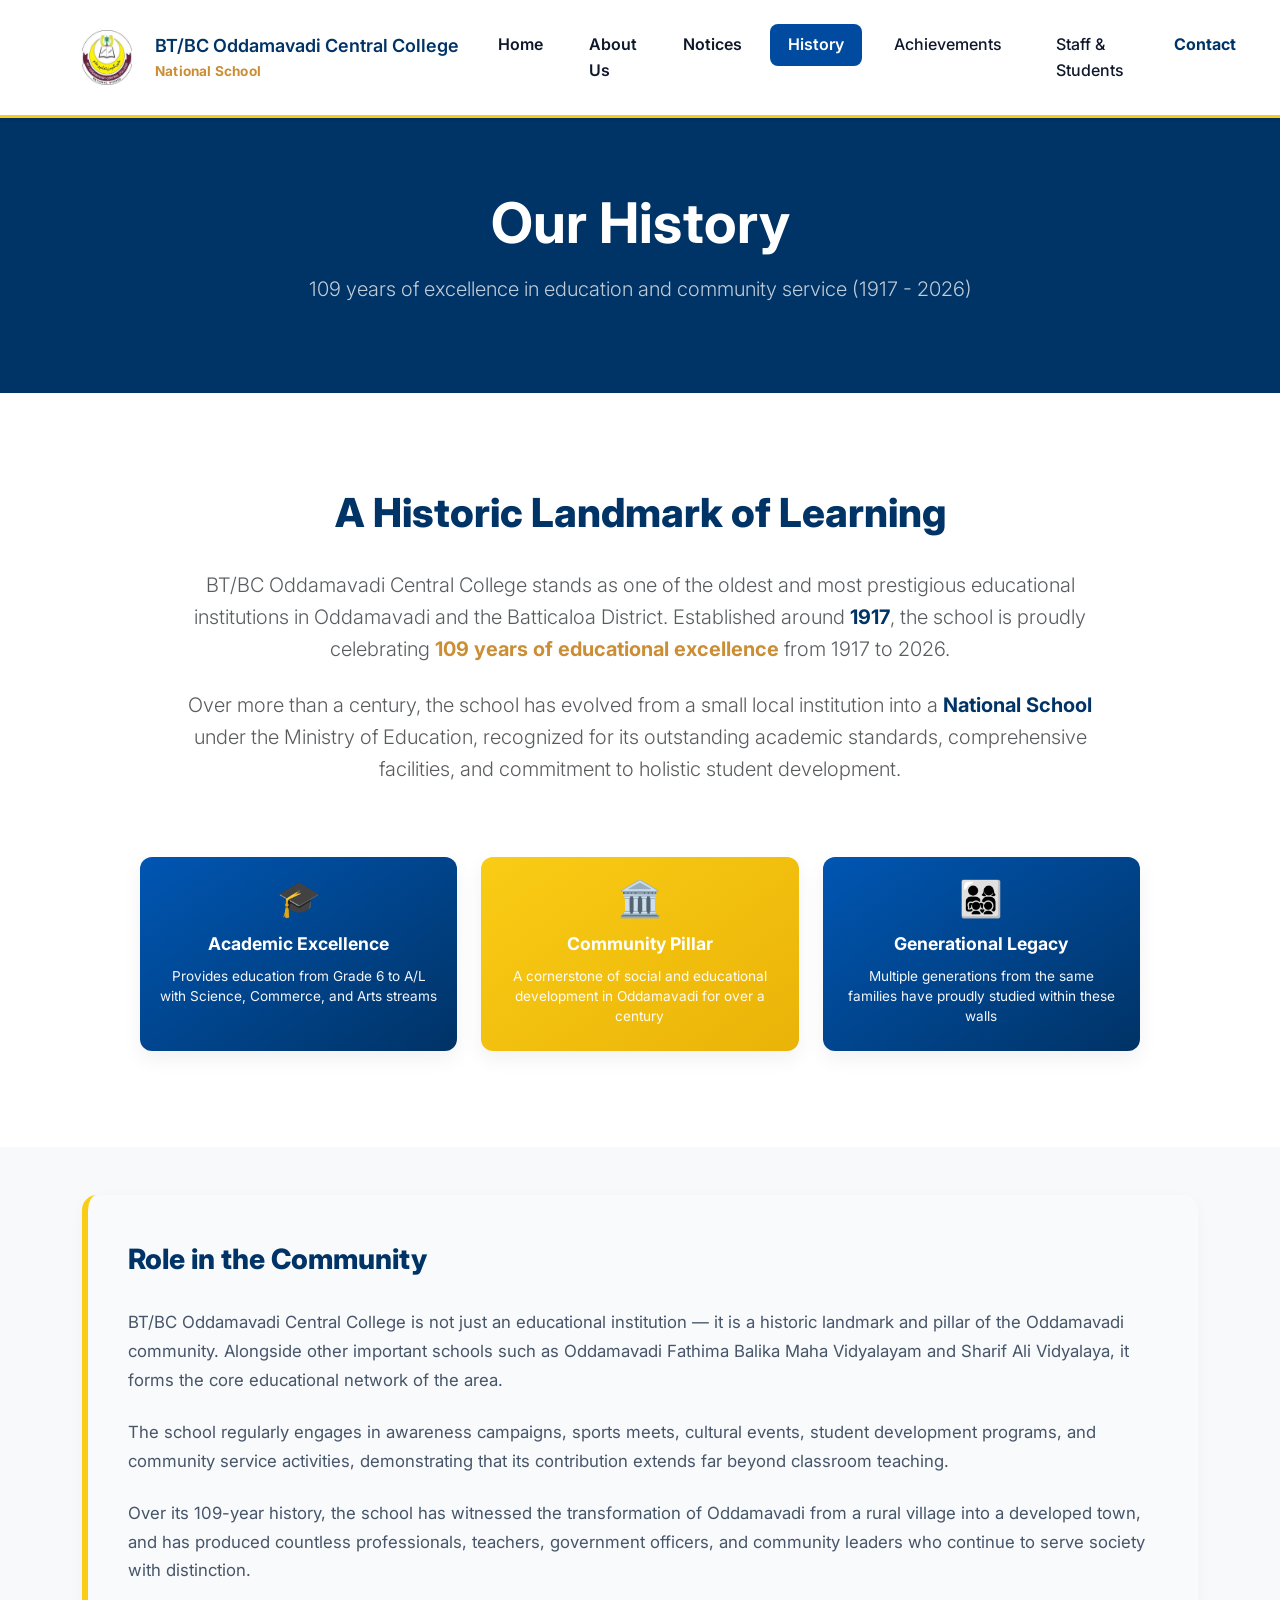
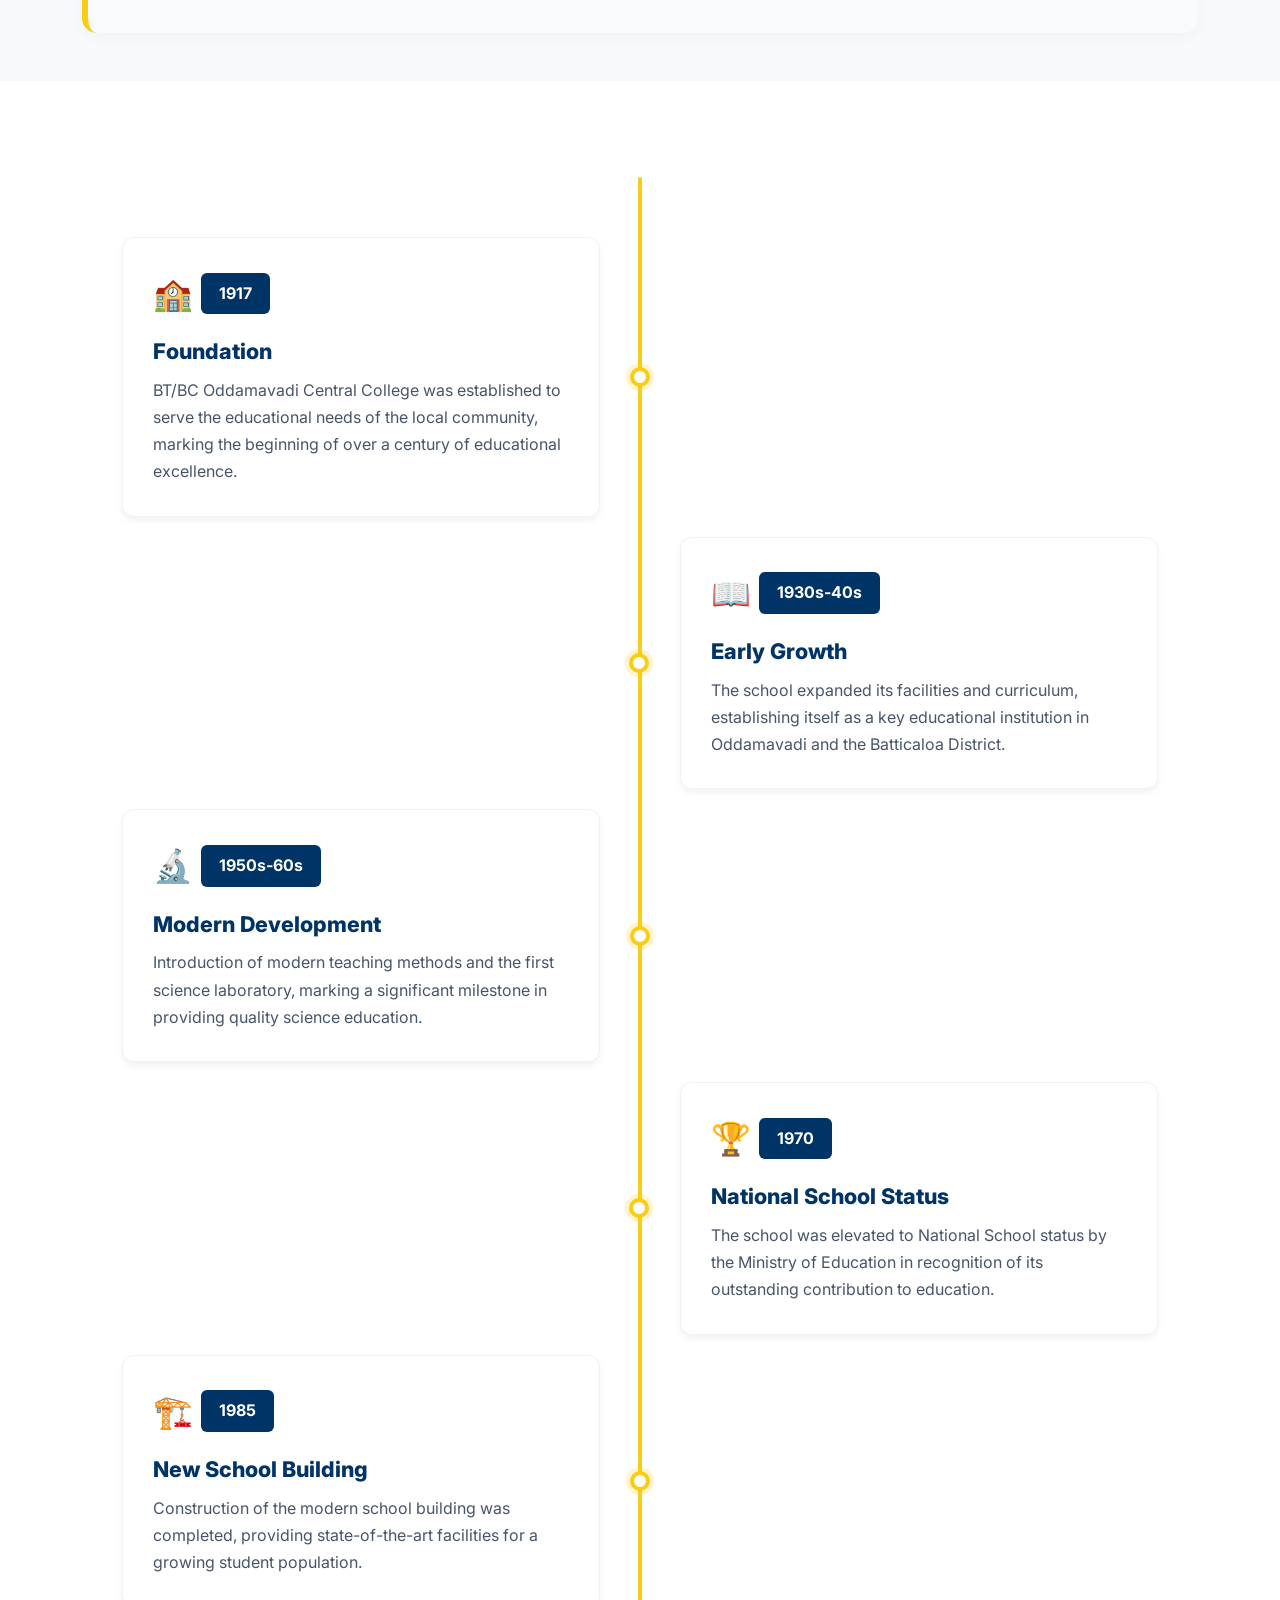
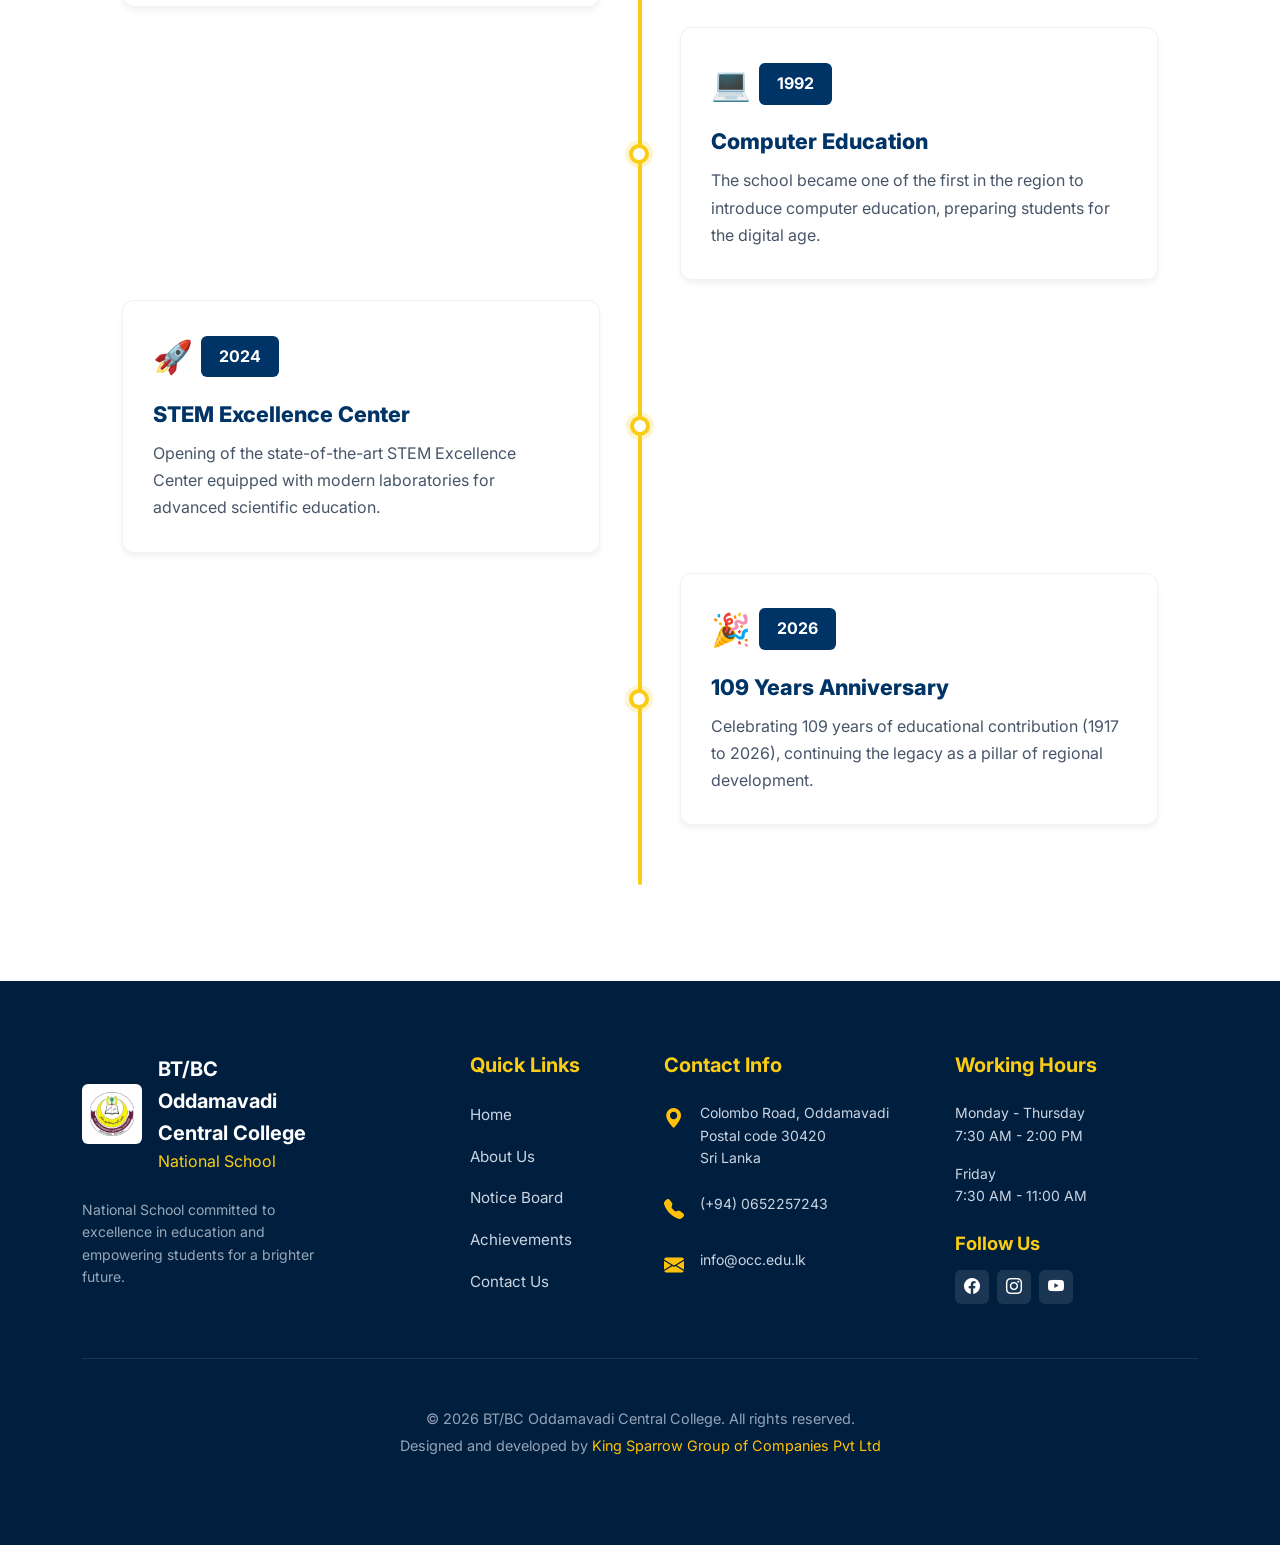
<file: history.html>
<!DOCTYPE html>
<html lang="en">

<head>
    <meta charset="UTF-8">
    <meta name="viewport" content="width=device-width, initial-scale=1.0">
    <meta name="description"
        content="Our History - BT/BC Oddamavadi Central College. A legacy of educational excellence since 1917.">
    <title>Our History | BT/BC Oddamavadi Central College</title>

    <!-- Bootstrap 5 CSS -->
    <link href="https://cdn.jsdelivr.net/npm/bootstrap@5.3.0/dist/css/bootstrap.min.css" rel="stylesheet">
    <!-- Bootstrap Icons -->
    <link rel="stylesheet" href="https://cdn.jsdelivr.net/npm/bootstrap-icons@1.11.1/font/bootstrap-icons.css">
    <!-- Custom CSS -->
    <link rel="stylesheet" href="assets/css/style.css">
    <style>
        .timeline-container {
            position: relative;
            padding: 50px 0;
        }

        .timeline-container::after {
            content: '';
            position: absolute;
            width: 4px;
            background-color: var(--secondary-color);
            top: 0;
            bottom: 0;
            left: 50%;
            margin-left: -2px;
            border-radius: 10px;
        }

        .timeline-item {
            padding: 10px 40px;
            position: relative;
            width: 50%;
            z-index: 1;
        }

        .timeline-item::after {
            content: '';
            position: absolute;
            width: 20px;
            height: 20px;
            right: -10px;
            background-color: white;
            border: 4px solid var(--secondary-color);
            top: 50%;
            transform: translateY(-50%);
            border-radius: 50%;
            z-index: 2;
        }

        .left {
            left: 0;
        }

        .right {
            left: 50%;
        }

        .right::after {
            left: -10px;
        }

        .timeline-card {
            background: white;
            padding: 30px;
            border-radius: 12px;
            box-shadow: 0 4px 6px rgba(0, 0, 0, 0.05);
            transition: transform 0.3s;
        }

        .timeline-card:hover {
            transform: scale(1.02);
        }

        @media screen and (max-width: 768px) {
            .timeline-container::after {
                left: 31px;
            }

            .timeline-item {
                width: 100%;
                padding-left: 70px;
                padding-right: 25px;
            }

            .timeline-item::after {
                left: 21px;
            }

            .right {
                left: 0;
            }
        }
    </style>
</head>

<body class="bg-light">

    <!-- Navigation Bar -->
    <nav class="navbar navbar-expand-lg navbar-light sticky-top py-2 shadow-sm" id="mainNav">
        <div class="container">
            <a class="navbar-brand d-flex align-items-center" href="index.html">
                <img src="assets/images/logo.png" alt="School Logo" width="50">
                <div class="brand-text ms-2">
                    <span class="brand-name">BT/BC Oddamavadi Central College</span>
                    <span class="brand-tagline">National School</span>
                </div>
            </a>
            <button class="navbar-toggler border-0" type="button" data-bs-toggle="collapse" data-bs-target="#navbarNav">
                <span class="navbar-toggler-icon"></span>
            </button>
            <div class="collapse navbar-collapse" id="navbarNav">
                <ul class="navbar-nav ms-auto mb-2 mb-lg-0">
                    <li class="nav-item"><a class="nav-link px-3 fw-semibold" href="index.html">Home</a></li>
                    <li class="nav-item"><a class="nav-link px-3 fw-semibold" href="about.html">About Us</a></li>
                    <li class="nav-item"><a class="nav-link px-3 fw-semibold" href="notices.html">Notices</a></li>
                    <li class="nav-item"><a class="nav-link px-3 active fw-semibold" href="history.html">History</a></li>
                    <li class="nav-item mx-1">
                        <a class="nav-link px-3 fw-medium" href="achievements.html">Achievements</a>
                    </li>
                    <li class="nav-item mx-1">
                        <a class="nav-link px-3 fw-medium" href="staff.html">Staff & Students</a>
                    </li>
                    <li class="nav-item"><a class="nav-link px-3 fw-bold btn-apply-now text-primary-navy"
                            href="contact.html">Contact</a></li>
                </ul>
            </div>
        </div>
    </nav>

    <!-- Page Header -->
    <header class="section py-5 text-center text-white" style="background-color: #003366; min-height: 250px;">
        <div class="container py-lg-4">
            <h1 class="display-4 fw-bold mb-3">Our History</h1>
            <p class="lead opacity-75 mx-auto" style="max-width: 900px;">109 years of excellence in education and community service
                (1917 - 2026)</p>
        </div>
    </header>

    <!-- Intro Section -->
    <section class="section py-5 bg-white">
        <div class="container py-lg-5 text-center">
            <div class="mx-auto" style="max-width: 1000px;">
                <h2 class="history-intro-title">A Historic Landmark of Learning</h2>

                <div class="mb-5">
                    <p class="lead text-muted mb-4 px-lg-5">BT/BC Oddamavadi Central College stands as one of the oldest
                        and most prestigious educational institutions in Oddamavadi and the Batticaloa District.
                        Established around <span class="text-blue-highlight">1917</span>, the school is proudly
                        celebrating <span class="text-gold-highlight">109 years of educational excellence</span> from
                        1917 to 2026.</p>

                    <p class="lead text-muted px-lg-4">Over more than a century, the school has evolved from a small
                        local institution into a <span class="text-blue-highlight">National School</span> under the
                        Ministry of Education, recognized for its outstanding academic standards, comprehensive
                        facilities, and commitment to holistic student development.</p>
                </div>

                <div class="row g-4 justify-content-center mt-5">
                    <div class="col-md-4">
                        <div class="history-intro-card bg-card-blue">
                            <span class="icon">🎓</span>
                            <h4>Academic Excellence</h4>
                            <p>Provides education from Grade 6 to A/L with Science, Commerce, and Arts streams</p>
                        </div>
                    </div>
                    <div class="col-md-4">
                        <div class="history-intro-card bg-card-gold">
                            <span class="icon">🏛️</span>
                            <h4>Community Pillar</h4>
                            <p>A cornerstone of social and educational development in Oddamavadi for over a century</p>
                        </div>
                    </div>
                    <div class="col-md-4">
                        <div class="history-intro-card bg-card-blue">
                            <span class="icon">👨‍👩‍👧‍👦</span>
                            <h4>Generational Legacy</h4>
                            <p>Multiple generations from the same families have proudly studied within these walls</p>
                        </div>
                    </div>
                </div>
            </div>
        </div>
    </section>

    <!-- Community Role Section -->
    <section class="section py-5">
        <div class="container">
            <div class="community-role-card">
                <h3>Role in the Community</h3>
                <p>BT/BC Oddamavadi Central College is not just an educational institution — it is a historic landmark
                    and pillar of the Oddamavadi community. Alongside other important schools such as Oddamavadi Fathima
                    Balika Maha Vidyalayam and Sharif Ali Vidyalaya, it forms the core educational network of the area.
                </p>
                <p>The school regularly engages in awareness campaigns, sports meets, cultural events, student
                    development programs, and community service activities, demonstrating that its contribution extends
                    far beyond classroom teaching.</p>
                <p class="mb-0">Over its 109-year history, the school has witnessed the transformation of Oddamavadi
                    from a rural village into a developed town, and has produced countless professionals, teachers,
                    government officers, and community leaders who continue to serve society with distinction.</p>
            </div>
        </div>
    </section>

    <!-- Timeline Section -->
    <section class="section py-5 bg-white">
        <div class="container py-lg-5">
            <div class="timeline-container">
                <div class="timeline-item left">
                    <div class="timeline-card">
                        <div class="d-flex align-items-center gap-2 mb-3">
                            <span class="emoji-icon">🏫</span>
                            <span class="badge-year">1917</span>
                        </div>
                        <h4>Foundation</h4>
                        <p>BT/BC Oddamavadi Central College was established to serve the educational needs of the local
                            community, marking the beginning of over a century of educational excellence.</p>
                    </div>
                </div>
                <div class="timeline-item right">
                    <div class="timeline-card">
                        <div class="d-flex align-items-center gap-2 mb-3">
                            <span class="emoji-icon">📖</span>
                            <span class="badge-year">1930s-40s</span>
                        </div>
                        <h4>Early Growth</h4>
                        <p>The school expanded its facilities and curriculum, establishing itself as a key educational
                            institution in Oddamavadi and the Batticaloa District.</p>
                    </div>
                </div>
                <!-- Alternate Left -->
                <div class="timeline-item left">
                    <div class="timeline-card">
                        <div class="d-flex align-items-center gap-2 mb-3">
                            <span class="emoji-icon">🔬</span>
                            <span class="badge-year">1950s-60s</span>
                        </div>
                        <h4>Modern Development</h4>
                        <p>Introduction of modern teaching methods and the first science laboratory, marking a
                            significant milestone in providing quality science education.</p>
                    </div>
                </div>
                <!-- Alternate Right -->
                <div class="timeline-item right">
                    <div class="timeline-card">
                        <div class="d-flex align-items-center gap-2 mb-3">
                            <span class="emoji-icon">🏆</span>
                            <span class="badge-year">1970</span>
                        </div>
                        <h4>National School Status</h4>
                        <p>The school was elevated to National School status by the Ministry of Education in recognition
                            of its outstanding contribution to education.</p>
                    </div>
                </div>
                <!-- Alternate Left -->
                <div class="timeline-item left">
                    <div class="timeline-card">
                        <div class="d-flex align-items-center gap-2 mb-3">
                            <span class="emoji-icon">🏗️</span>
                            <span class="badge-year">1985</span>
                        </div>
                        <h4>New School Building</h4>
                        <p>Construction of the modern school building was completed, providing state-of-the-art
                            facilities for a growing student population.</p>
                    </div>
                </div>
                <!-- Alternate Right -->
                <div class="timeline-item right">
                    <div class="timeline-card">
                        <div class="d-flex align-items-center gap-2 mb-3">
                            <span class="emoji-icon">💻</span>
                            <span class="badge-year">1992</span>
                        </div>
                        <h4>Computer Education</h4>
                        <p>The school became one of the first in the region to introduce computer education, preparing
                            students for the digital age.</p>
                    </div>
                </div>
                <!-- Alternate Left -->
                <div class="timeline-item left">
                    <div class="timeline-card">
                        <div class="d-flex align-items-center gap-2 mb-3">
                            <span class="emoji-icon">🚀</span>
                            <span class="badge-year">2024</span>
                        </div>
                        <h4>STEM Excellence Center</h4>
                        <p>Opening of the state-of-the-art STEM Excellence Center equipped with modern laboratories for
                            advanced scientific education.</p>
                    </div>
                </div>
                <!-- Alternate Right -->
                <div class="timeline-item right">
                    <div class="timeline-card">
                        <div class="d-flex align-items-center gap-2 mb-3">
                            <span class="emoji-icon">🎉</span>
                            <span class="badge-year">2026</span>
                        </div>
                        <h4>109 Years Anniversary</h4>
                        <p>Celebrating 109 years of educational contribution (1917 to 2026), continuing the legacy as a
                            pillar of regional development.</p>
                    </div>
                </div>
            </div>
        </div>
    </section>

    <!-- Footer -->
    <!-- Footer -->
    <footer class="py-5">
        <div class="container py-lg-4">
            <div class="row g-5">
                <div class="col-lg-3">
                    <div class="footer-logo mb-4 d-flex align-items-center">
                        <img src="assets/images/logo.png" alt="School Logo" width="60"
                            class="bg-white p-2 rounded-2 me-3">
                        <div>
                            <div class="footer-logo-text-top mb-0">BT/BC Oddamavadi Central College </div>
                            <div class="footer-logo-text-bottom">National School</div>
                        </div>
                    </div>
                    <p class="small opacity-75">National School committed to excellence in education and
                        empowering students for a brighter future.</p>
                </div>
                <div class="col-6 col-lg-2 ms-lg-auto">
                    <h5 class="footer-title">Quick Links</h5>
                    <ul class="list-unstyled footer-links">
                        <li class="mb-3"><a href="index.html">Home</a></li>
                        <li class="mb-3"><a href="about.html">About Us</a></li>
                        <li class="mb-3"><a href="notices.html">Notice Board</a></li>
                        <li class="mb-3"><a href="index.html#achievements">Achievements</a></li>
                        <li class="mb-3"><a href="index.html#contact">Contact Us</a></li>
                    </ul>
                </div>
                <div class="col-6 col-lg-3">
                    <h5 class="footer-title">Contact Info</h5>
                    <ul class="list-unstyled small opacity-90">
                        <li class="d-flex mb-4">
                            <i class="bi bi-geo-alt-fill me-3 text-warning fs-5"></i>
                            <span>Colombo Road, Oddamavadi<br>Postal code 30420<br>Sri Lanka</span>
                        </li>
                        <li class="d-flex mb-4">
                            <i class="bi bi-telephone-fill me-3 text-warning fs-5"></i>
                            <span>(+94) 0652257243</span>
                        </li>
                        <li class="d-flex mb-4">
                            <i class="bi bi-envelope-fill me-3 text-warning fs-5"></i>
                            <span>info@occ.edu.lk</span>
                        </li>
                    </ul>
                </div>
                <div class="col-lg-3">
                    <h5 class="footer-title">Working Hours</h5>
                    <ul class="list-unstyled small opacity-90 mb-4">
                        <li class="mb-3">Monday - Thursday<br>7:30 AM - 2:00 PM</li>
                        <li class="mb-4">Friday<br>7:30 AM - 11:00 AM</li>
                    </ul>
                    <h5 class="footer-title mb-3" style="font-size: 1.15rem;">Follow Us</h5>
                    <div class="social-links d-flex gap-2">
                        <a href="#" class="btn-social rounded-2" style="width: 34px; height: 34px;"><i
                                class="bi bi-facebook"></i></a>
                        <a href="#" class="btn-social rounded-2" style="width: 34px; height: 34px;"><i
                                class="bi bi-instagram"></i></a>
                        <a href="#" class="btn-social rounded-2" style="width: 34px; height: 34px;"><i
                                class="bi bi-youtube"></i></a>
                    </div>
                </div>
            </div>
            <div class="footer-bottom border-top border-white border-opacity-10 text-center pt-5 mt-5">
                <p class="footer-bottom-text mb-1">© 2026 BT/BC Oddamavadi Central College. All rights reserved.</p>
                <p class="footer-bottom-text small">Designed and developed by <span class="text-warning">King Sparrow
                        Group of Companies Pvt Ltd</span></p>
            </div>
        </div>
    </footer>

    <!-- Scripts -->
    <script src="https://code.jquery.com/jquery-3.7.1.min.js"></script>
    <script src="https://cdn.jsdelivr.net/npm/bootstrap@5.3.0/dist/js/bootstrap.bundle.min.js"></script>
    <script src="assets/js/main.js"></script>
</body>

</html>
</file>
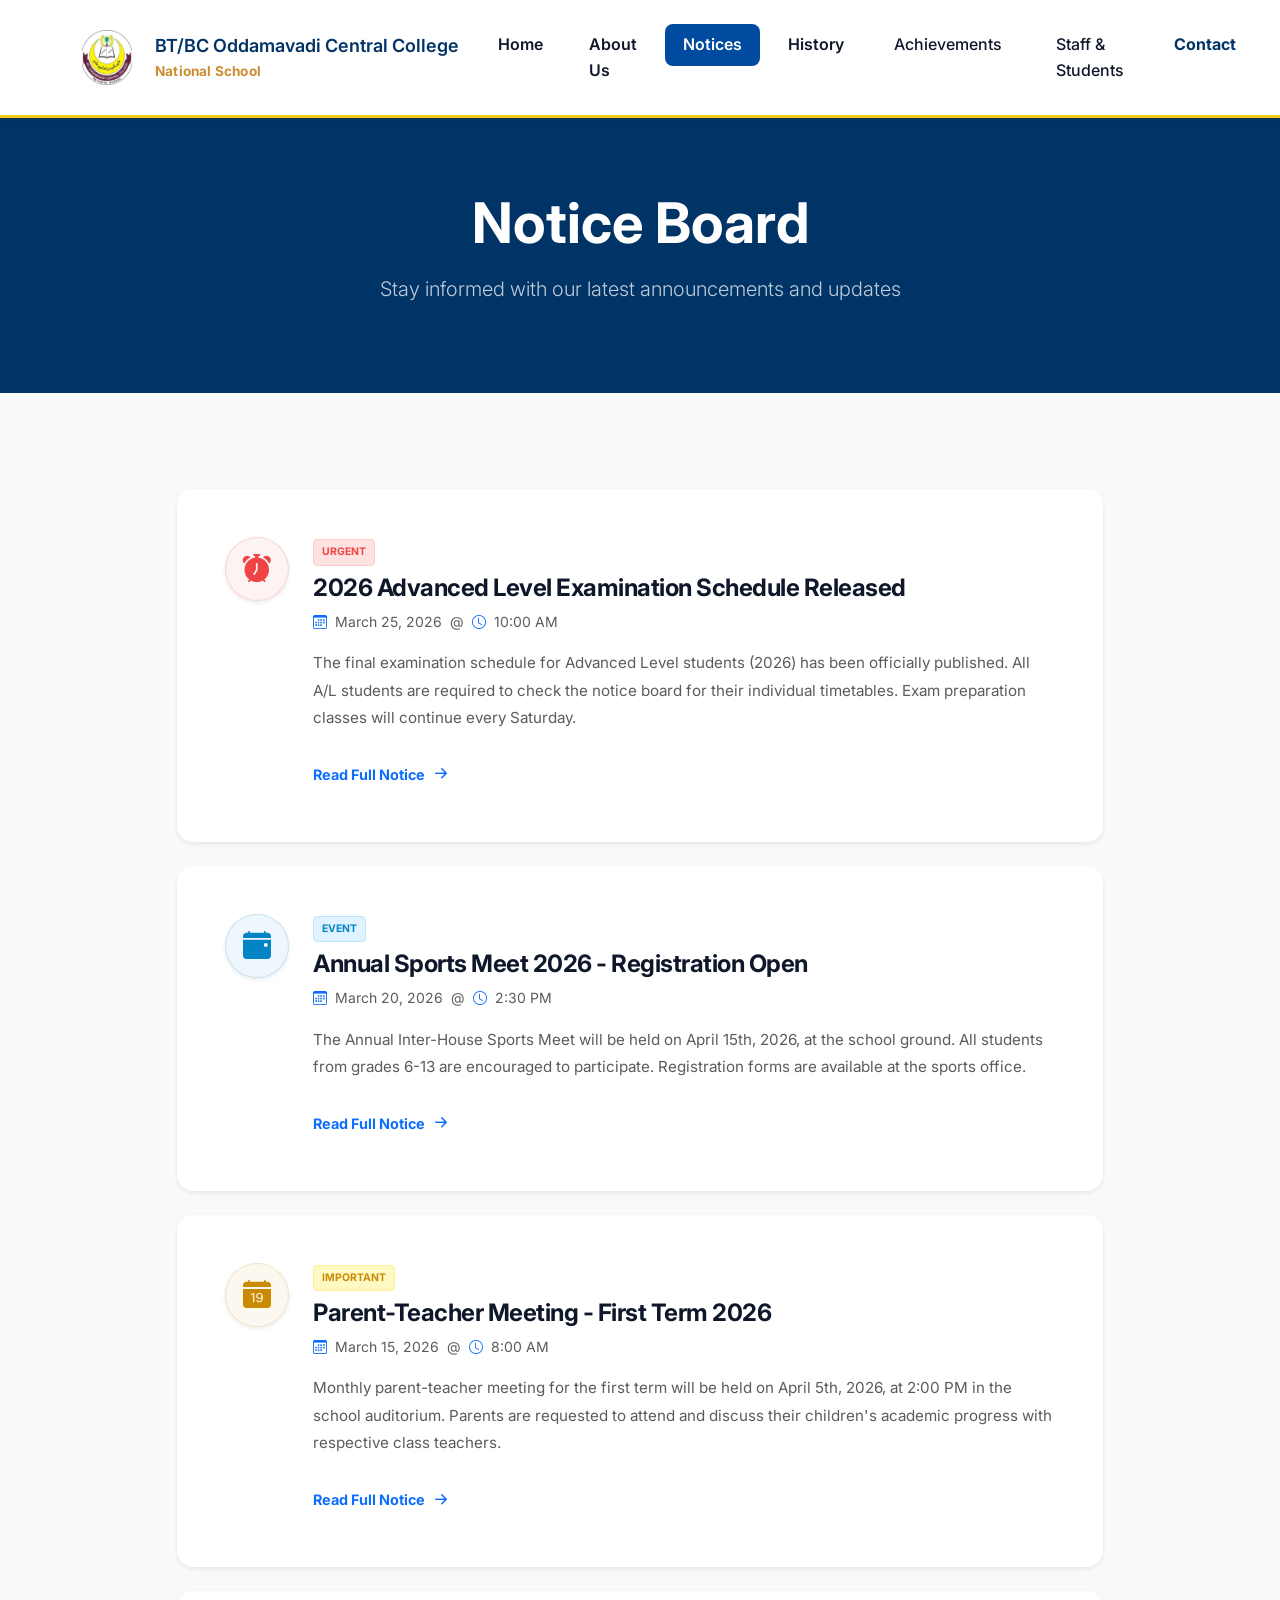
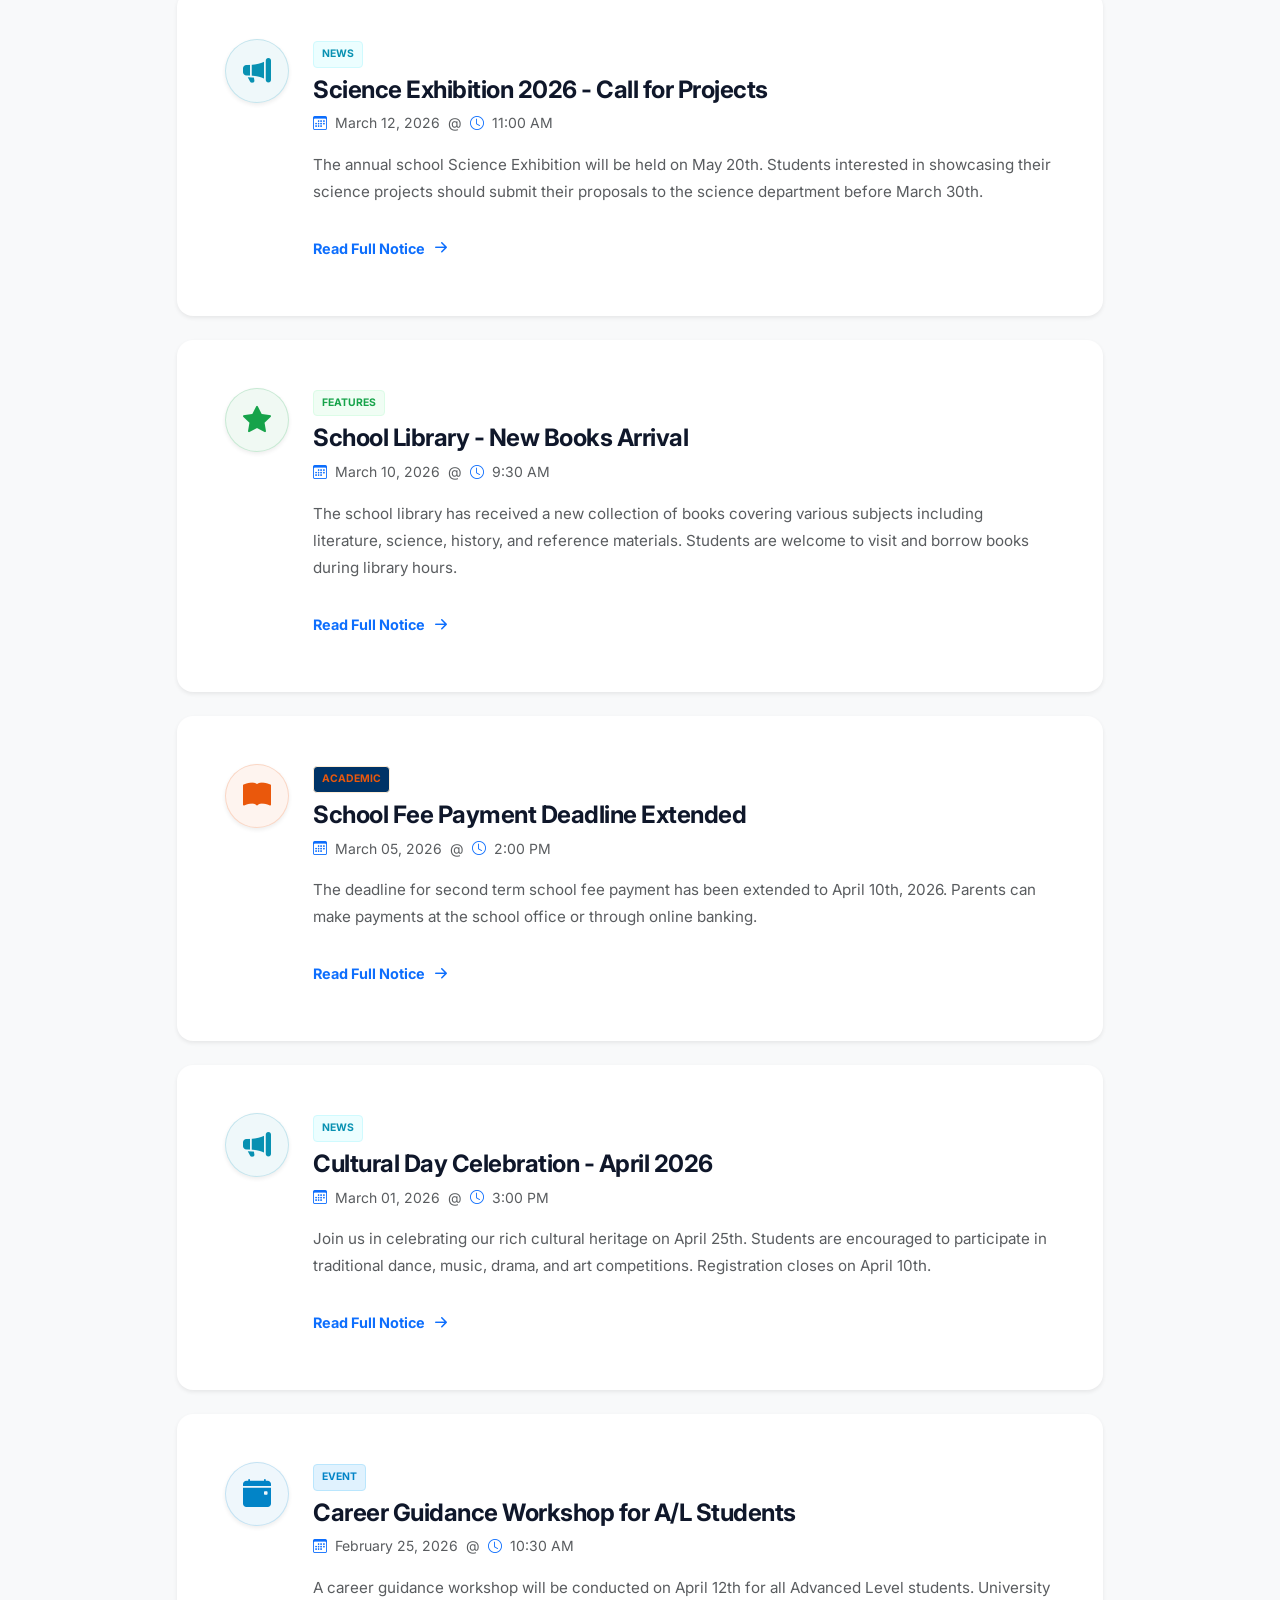
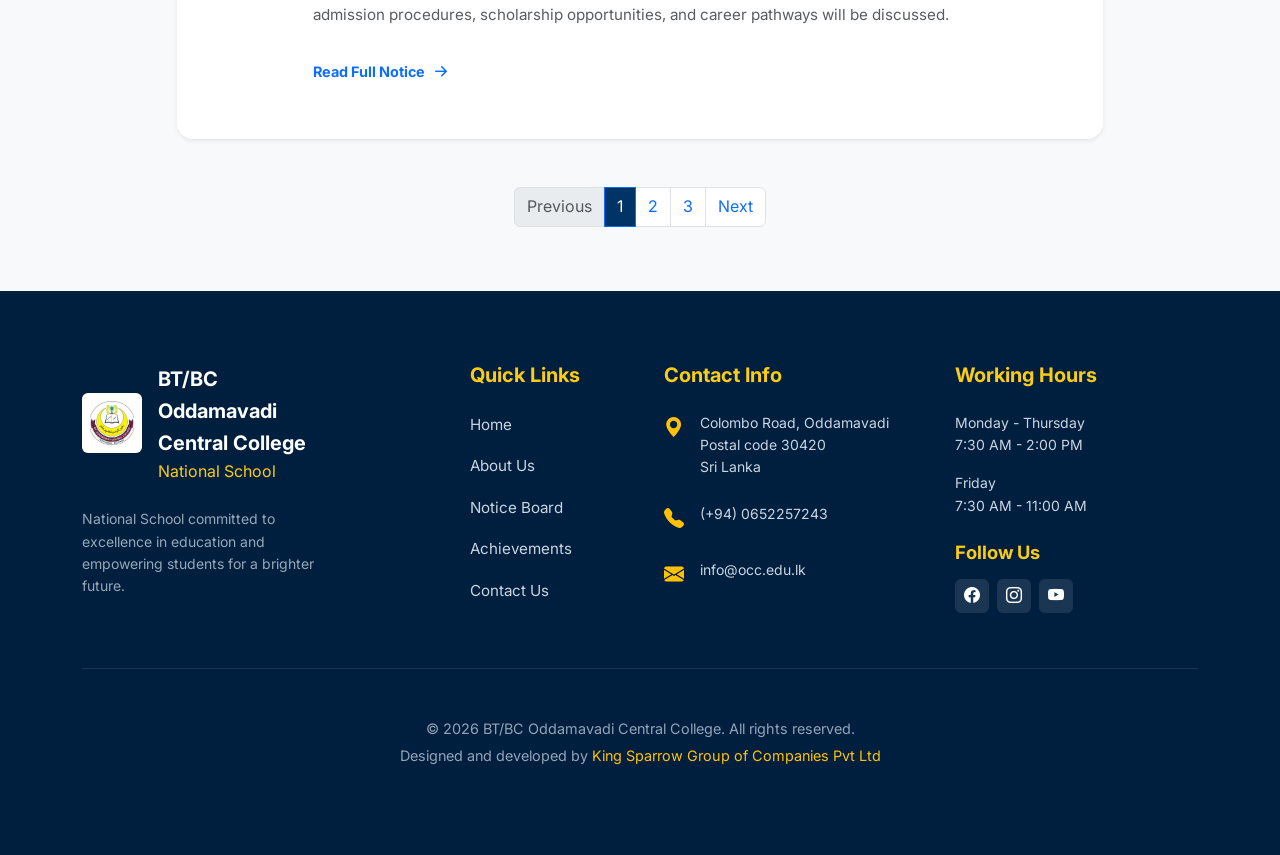
<file: notices.html>
<!DOCTYPE html>
<html lang="en">

<head>
    <meta charset="UTF-8">
    <meta name="viewport" content="width=device-width, initial-scale=1.0">
    <meta name="description"
        content="Notice Board - BT/BC Oddamavadi Central College. Stay updated with our latest announcements and updates.">
    <title>Notice Board | BT/BC Oddamavadi Central College</title>

    <!-- Bootstrap 5 CSS -->
    <link href="https://cdn.jsdelivr.net/npm/bootstrap@5.3.0/dist/css/bootstrap.min.css" rel="stylesheet">
    <!-- Bootstrap Icons -->
    <link rel="stylesheet" href="https://cdn.jsdelivr.net/npm/bootstrap-icons@1.11.1/font/bootstrap-icons.css">
    <!-- Custom CSS -->
    <link rel="stylesheet" href="assets/css/style.css">
</head>

<body class="bg-light">

    <!-- Navigation Bar -->
    <nav class="navbar navbar-expand-lg navbar-light sticky-top py-2 shadow-sm" id="mainNav">
        <div class="container">
            <a class="navbar-brand d-flex align-items-center" href="index.html">
                <img src="assets/images/logo.png" alt="School Logo" width="50">
                <div class="brand-text ms-2">
                    <span class="brand-name">BT/BC Oddamavadi Central College</span>
                    <span class="brand-tagline">National School</span>
                </div>
            </a>
            <button class="navbar-toggler border-0" type="button" data-bs-toggle="collapse" data-bs-target="#navbarNav">
                <span class="navbar-toggler-icon"></span>
            </button>
            <div class="collapse navbar-collapse" id="navbarNav">
                <ul class="navbar-nav ms-auto mb-2 mb-lg-0">
                    <li class="nav-item"><a class="nav-link px-3 fw-semibold" href="index.html">Home</a></li>
                    <li class="nav-item"><a class="nav-link px-3 fw-semibold" href="about.html">About Us</a></li>
                    <li class="nav-item"><a class="nav-link px-3 active fw-semibold" href="notices.html">Notices</a></li>
                    <li class="nav-item"><a class="nav-link px-3 fw-semibold" href="history.html">History</a></li>
                    <li class="nav-item mx-1">
                        <a class="nav-link px-3 fw-medium" href="achievements.html">Achievements</a>
                    </li>
                    <li class="nav-item mx-1">
                        <a class="nav-link px-3 fw-medium" href="staff.html">Staff & Students</a>
                    </li>
                    <li class="nav-item"><a class="nav-link px-3 fw-bold btn-apply-now text-primary-navy"
                            href="contact.html">Contact</a></li>
                </ul>
            </div>
        </div>
    </nav>

    <!-- Page Header (Notice Hero) -->
    <header class="section py-5 text-center text-white" style="background-color: #003366; min-height: 250px;">
        <div class="container py-lg-4">
            <h1 class="display-4 fw-bold mb-3">Notice Board</h1>
            <p class="lead opacity-75 max-width-600 mx-auto">Stay informed with our latest announcements and updates</p>
        </div>
    </header>

    <section class="section py-5 bg-light">
        <div class="container">
            <div class="row justify-content-center">
                <div class="col-lg-10">
                    <div class="search-container mb-5">
                        <div class="input-group">
                        </div>
                    </div>

                    <div id="notices-list-container"></div>

                    <nav class="mt-5">
                        <ul class="pagination justify-content-center">
                            <li class="page-item disabled"><a class="page-link shadow-none" href="#"
                                    tabindex="-1">Previous</a></li>
                            <li class="page-item active"><a
                                    class="page-link shadow-none bg-primary-navy border-primary-navy" href="#">1</a>
                            </li>
                            <li class="page-item"><a class="page-link shadow-none text-primary-navy" href="#">2</a></li>
                            <li class="page-item"><a class="page-link shadow-none text-primary-navy" href="#">3</a></li>
                            <li class="page-item"><a class="page-link shadow-none text-primary-navy" href="#">Next</a>
                            </li>
                        </ul>
                    </nav>
                </div>
            </div>
        </div>
    </section>

    <!-- Footer -->
    <footer class="py-5">
        <div class="container py-lg-4">
            <div class="row g-5">
                <div class="col-lg-3">
                    <div class="footer-logo mb-4 d-flex align-items-center">
                        <img src="assets/images/logo.png" alt="School Logo" width="60"
                            class="bg-white p-2 rounded-2 me-3">
                        <div>
                            <div class="footer-logo-text-top mb-0">BT/BC Oddamavadi Central College </div>
                            <div class="footer-logo-text-bottom">National School</div>
                        </div>
                    </div>
                    <p class="small opacity-75">National School committed to excellence in education and
                        empowering students for a brighter future.</p>
                </div>
                <div class="col-6 col-lg-2 ms-lg-auto">
                    <h5 class="footer-title">Quick Links</h5>
                    <ul class="list-unstyled footer-links">
                        <li class="mb-3"><a href="index.html">Home</a></li>
                        <li class="mb-3"><a href="about.html">About Us</a></li>
                        <li class="mb-3"><a href="notices.html">Notice Board</a></li>
                        <li class="mb-3"><a href="index.html#achievements">Achievements</a></li>
                        <li class="mb-3"><a href="index.html#contact">Contact Us</a></li>
                    </ul>
                </div>
                <div class="col-6 col-lg-3">
                    <h5 class="footer-title">Contact Info</h5>
                    <ul class="list-unstyled small opacity-90">
                        <li class="d-flex mb-4">
                            <i class="bi bi-geo-alt-fill me-3 text-warning fs-5"></i>
                            <span>Colombo Road, Oddamavadi<br>Postal code 30420<br>Sri Lanka</span>
                        </li>
                        <li class="d-flex mb-4">
                            <i class="bi bi-telephone-fill me-3 text-warning fs-5"></i>
                            <span>(+94) 0652257243</span>
                        </li>
                        <li class="d-flex mb-4">
                            <i class="bi bi-envelope-fill me-3 text-warning fs-5"></i>
                            <span>info@occ.edu.lk</span>
                        </li>
                    </ul>
                </div>
                <div class="col-lg-3">
                    <h5 class="footer-title">Working Hours</h5>
                    <ul class="list-unstyled small opacity-90 mb-4">
                        <li class="mb-3">Monday - Thursday<br>7:30 AM - 2:00 PM</li>
                        <li class="mb-4">Friday<br>7:30 AM - 11:00 AM</li>
                    </ul>
                    <h5 class="footer-title mb-3" style="font-size: 1.15rem;">Follow Us</h5>
                    <div class="social-links d-flex gap-2">
                        <a href="#" class="btn-social rounded-2" style="width: 34px; height: 34px;"><i
                                class="bi bi-facebook"></i></a>
                        <a href="#" class="btn-social rounded-2" style="width: 34px; height: 34px;"><i
                                class="bi bi-instagram"></i></a>
                        <a href="#" class="btn-social rounded-2" style="width: 34px; height: 34px;"><i
                                class="bi bi-youtube"></i></a>
                    </div>
                </div>
            </div>
            <div class="footer-bottom border-top border-white border-opacity-10 text-center pt-5 mt-5">
                <p class="footer-bottom-text mb-1">© 2026 BT/BC Oddamavadi Central College. All rights reserved.</p>
                <p class="footer-bottom-text small">Designed and developed by <span class="text-warning">King Sparrow
                        Group of Companies Pvt Ltd</span></p>
            </div>
        </div>
    </footer>

    <!-- Scripts -->
    <script src="https://code.jquery.com/jquery-3.7.1.min.js"></script>
    <script src="https://cdn.jsdelivr.net/npm/bootstrap@5.3.0/dist/js/bootstrap.bundle.min.js"></script>
    <script src="assets/js/main.js"></script>
</body>

</html>
</file>
<file: assets/css/style.css>
@import url('https://fonts.googleapis.com/css2?family=Inter:wght@300;400;500;600;700&family=Outfit:wght@300;400;500;600;700;800&display=swap');

:root {
    --primary-color: #003366;
    --secondary-color: #FACC15;
    --accent-color: #0284C7;
    --text-dark: #0F172A;
    --text-muted: #64748B;
    --bg-light: #F8FAFC;
    --white: #FFFFFF;
    --shadow-sm: 0 1px 3px rgba(0, 0, 0, 0.12);
    --shadow-md: 0 4px 6px -1px rgba(0, 0, 0, 0.1);
    --shadow-lg: 0 10px 15px -3px rgba(15, 23, 42, 0.08);
    --transition: all 0.3s ease-in-out;
}

body {
    font-family: 'Inter', sans-serif;
    color: var(--text-dark);
    line-height: 1.6;
    background-color: var(--white);
    overflow-x: hidden;
}

/* Navbar Improvements */
.navbar {
    background-color: var(--white);
    box-shadow: var(--shadow-sm);
    padding: 0.8rem 0;
    transition: var(--transition);
    border-bottom: 3px solid #facc15 !important;
}

.navbar.scrolled {
    padding: 0.4rem 0;
    background-color: #ffffff !important;
    border-bottom: 2px solid #facc15 !important;
    box-shadow: 0 4px 15px rgba(0, 0, 0, 0.1);
}

.navbar.scrolled .nav-link {
    color: var(--primary-color) !important;
}

.navbar.scrolled .brand-name {
    color: var(--primary-color) !important;
}

.navbar.scrolled .btn-apply-now {
    color: var(--primary-color) !important;
}

.navbar-brand img {
    height: 55px;
    margin-right: 15px;
}

.brand-text {
    line-height: 1.1;
}

.brand-name {
    font-family: 'Inter', sans-serif;
    font-size: 18px;
    font-weight: 600;
    line-height: 22.5px;
    color: var(--primary-color);
    display: block;
    margin-bottom: 0px;
    letter-spacing: 0px;
}

.brand-tagline {
    font-size: 0.85rem;
    color: #CC8E35 !important;
    font-weight: 700;
    letter-spacing: 0.2px;
}

.nav-link {
    font-weight: 500;
    color: var(--text-dark);
    margin: 0 5px;
    padding: 8px 18px !important;
    border-radius: 8px;
    transition: var(--transition);
}

.nav-link:hover {
    color: var(--primary-color);
    background-color: rgba(0, 51, 102, 0.05);
}

.nav-link.active {
    background-color: #004a9f;
    /* Blue style matching image */
    color: var(--white) !important;
}

.nav-link.active:hover {
    color: var(--white);
    background-color: #003d82;
}

/* Hero Section */
.hero {
    position: relative;
    height: 80vh;
    min-height: 600px;
    background-image: linear-gradient(rgba(0, 51, 102, 0.7), rgba(0, 51, 102, 0.7)), url('../images/school.jpg');
    background-size: cover;
    background-position: center;
    background-attachment: fixed;
    display: flex;
    align-items: center;
    color: var(--white);
    text-align: left;
}

.hero h1 {
    font-size: 3.5rem;
    font-weight: 800;
    margin-bottom: 1.5rem;
    text-transform: capitalize;
}

.hero p {
    font-size: 1.25rem;
    margin-bottom: 2.5rem;
    opacity: 0.9;
    max-width: 600px;
}

/* Admission Form Modal Custom Styles */
#admissionModal .modal-content {
    border-radius: 20px;
    overflow: hidden;
    border: none;
}

#admissionModal .modal-header {
    background-color: #004a9f;
    color: white;
    padding: 1.5rem 2rem;
    position: relative;
}

#admissionModal .modal-title {
    font-weight: 700;
    font-size: 1.5rem;
}

#admissionModal .form-progress {
    background-color: #f1f5f9;
    padding: 1.5rem 2rem;
    border-bottom: 1px solid #e2e8f0;
}

#admissionModal .progress-info {
    display: flex;
    justify-content: space-between;
    align-items: center;
    margin-bottom: 10px;
}

#admissionModal .progress-text {
    font-weight: 600;
    font-size: 0.85rem;
    color: #004a9f;
}

#admissionModal .step-indicator {
    font-size: 0.85rem;
    color: #64748b;
    font-weight: 500;
}

#admissionModal .progress {
    height: 8px;
    background-color: #e2e8f0;
    border-radius: 4px;
}

#admissionModal .progress-bar {
    background-color: #004a9f;
    border-radius: 4px;
    transition: width 0.4s ease;
}

#admissionModal .modal-body {
    padding: 2rem;
    max-height: 70vh;
    overflow-y: auto;
}

#admissionModal .step-title {
    color: #1e3a8a;
    font-weight: 700;
    font-size: 1.25rem;
    margin-bottom: 1.5rem;
    padding-bottom: 10px;
    border-bottom: 2px solid #eef2f6;
}

#admissionModal .form-label {
    font-weight: 600;
    color: #475569;
    font-size: 0.9rem;
    margin-bottom: 8px;
}

#admissionModal .form-control {
    border: 1.5px solid #e2e8f0;
    padding: 0.75rem 1rem;
    border-radius: 10px;
    font-size: 0.95rem;
}

#admissionModal .form-control:focus {
    border-color: #004a9f;
    box-shadow: 0 0 0 4px rgba(0, 74, 159, 0.1);
}

#admissionModal .modal-footer {
    padding: 1.5rem 2rem;
    background-color: #f8fafc;
    border-top: 1px solid #e2e8f0;
    display: flex;
    justify-content: space-between;
}

#admissionModal .btn-nav {
    padding: 10px 30px;
    font-weight: 600;
    border-radius: 8px;
    display: flex;
    align-items: center;
    transition: all 0.2s;
}

#admissionModal .btn-prev {
    background-color: #e2e8f0;
    color: #475569;
    border: none;
}

#admissionModal .btn-prev:hover:not(:disabled) {
    background-color: #cbd5e1;
}

#admissionModal .btn-next {
    background-color: #004a9f;
    color: white;
    border: none;
}

#admissionModal .btn-next:hover {
    background-color: #003d82;
}

/* Form Steps Visibility */
.form-step {
    display: none;
}

.form-step.active {
    display: block;
    animation: fadeIn 0.4s ease;
}

@keyframes fadeIn {
    from {
        opacity: 0;
        transform: translateY(10px);
    }

    to {
        opacity: 1;
        transform: translateY(0);
    }
}

/* Action button in nav styling */
.btn-apply-now {
    color: #003366 !important;
    font-weight: 700 !important;
    padding: 8px 18px !important;
    text-decoration: none !important;
    transition: all 0.3s ease !important;
}

.btn-apply-now:hover {
    color: #002a54 !important;
    background-color: rgba(0, 51, 102, 0.05) !important;
    transform: translateY(-1px);
}

.btn-apply-now.active {
    color: #ffffff !important;
    background-color: #003366 !important;
    border-radius: 8px !important;
}
}

/* Buttons */
.btn-gold {
    background-color: var(--secondary-color);
    color: var(--primary-color) !important;
    font-weight: 700;
    padding: 12px 32px;
    border-radius: 8px;
    border: none;
    transition: all 0.3s;
    box-shadow: 0 4px 15px rgba(250, 204, 21, 0.2);
}

.btn-gold:hover {
    background-color: #EAB308;
    transform: translateY(-2px);
    box-shadow: 0 6px 20px rgba(250, 204, 21, 0.3);
}

.btn-contact {
    background-color: rgba(255, 255, 255, 0.15);
    backdrop-filter: blur(10px);
    color: var(--white) !important;
    border: 1px solid rgba(255, 255, 255, 0.3);
    font-weight: 600;
    padding: 12px 32px;
    border-radius: 8px;
    transition: all 0.3s;
}

.bg-primary-navy {
    background-color: var(--primary-color) !important;
}

.text-white-50 {
    color: rgba(255, 255, 255, 0.5) !important;
}

.lead-content p {
    font-size: 1.1rem;
    line-height: 1.8;
}

.btn-contact:hover {
    background-color: rgba(255, 255, 255, 0.25);
    border-color: rgba(255, 255, 255, 0.5);
}

.btn-blue {
    background: linear-gradient(to bottom, #005bb5, #004a95);
    color: white !important;
    border: none;
    padding: 12px 30px;
    border-radius: 10px;
    font-weight: 500;
    box-shadow: 0 10px 20px rgba(0, 51, 102, 0.15);
    transition: all 0.3s ease;
}

.btn-blue:hover {
    transform: translateY(-2px);
    box-shadow: 0 15px 30px rgba(0, 51, 102, 0.25);
}

.btn-cta-apply {
    background-color: #FACC15;
    color: #003366 !important;
    font-weight: 700;
    padding: 12px 35px;
    border-radius: 8px;
    border: none;
    box-shadow: 0 10px 20px rgba(250, 204, 21, 0.2);
    transition: all 0.3s ease;
}

.btn-cta-apply:hover {
    transform: translateY(-3px);
    background-color: #EAB308;
    box-shadow: 0 12px 25px rgba(250, 204, 21, 0.3);
}

.btn-social {
    width: 36px;
    height: 36px;
    background-color: rgba(255, 255, 255, 0.1);
    color: white !important;
    display: flex;
    align-items: center;
    justify-content: center;
    border-radius: 6px;
    text-decoration: none;
    transition: all 0.3s ease;
}

.btn-social:hover {
    background-color: #FACC15;
    color: #003366 !important;
    transform: translateY(-3px);
}

.program-card {
    background: white;
    padding: 1.5rem 2rem;
    border-radius: 12px;
    box-shadow: 0 10px 30px rgba(0, 0, 0, 0.05);
    border-top: 5px solid #FACC15;
    transition: transform 0.3s ease;
    height: 100%;
}

.program-card:hover {
    transform: translateY(-5px);
    box-shadow: 0 15px 40px rgba(0, 0, 0, 0.08);
}

.program-icon {
    font-size: 2.5rem;
    margin-bottom: 1rem;
    display: block;
}

.program-title {
    color: #003366;
    font-weight: 700;
    font-size: 1.25rem;
    margin-bottom: 0.25rem;
}

.program-subtitle {
    color: #FACC15;
    font-weight: 600;
    margin-bottom: 1rem;
    font-size: 0.9rem;
}

.program-description {
    color: #475569;
    font-size: 0.95rem;
    line-height: 1.6;
}

/* History Page Intro Section */
.history-intro-title {
    color: #003366;
    font-weight: 800;
    margin-bottom: 2rem;
    font-size: 2.5rem;
}

.history-intro-card {
    border-radius: 12px;
    padding: 1.5rem 1.25rem;
    height: 100%;
    transition: all 0.3s cubic-bezier(0.4, 0, 0.2, 1);
    border: none;
    box-shadow: 0 8px 20px rgba(0, 0, 0, 0.06);
    text-align: center;
}

.history-intro-card:hover {
    transform: translateY(-5px);
    box-shadow: 0 15px 30px rgba(0, 0, 0, 0.12);
}

.history-intro-card.bg-card-blue {
    background: linear-gradient(145deg, #0056b3, #003366);
}

.history-intro-card.bg-card-gold {
    background: linear-gradient(145deg, #facc15, #eab308);
}

.history-intro-card .icon {
    font-size: 2.2rem;
    margin-bottom: 1rem;
    display: block;
    line-height: 1;
}

.history-intro-card h4 {
    color: white;
    font-weight: 700;
    font-size: 1.1rem;
    margin-bottom: 0.75rem;
}

.history-intro-card p {
    color: rgba(255, 255, 255, 0.95);
    font-size: 0.85rem;
    line-height: 1.5;
    margin-bottom: 0;
}

.text-blue-highlight {
    color: #003366;
    font-weight: 700;
}

.text-gold-highlight {
    color: #eab308;
    font-weight: 700;
}

.community-role-card {
    background-color: #F8FAFC;
    border-radius: 15px;
    border-left: 6px solid #FACC15;
    padding: 3rem 2.5rem;
    box-shadow: 0 4px 15px rgba(0, 0, 0, 0.03);
}

.community-role-card h3 {
    color: #003366;
    font-weight: 800;
    margin-bottom: 2rem;
    font-size: 1.75rem;
}

.community-role-card p {
    color: #475569;
    font-size: 1.05rem;
    line-height: 1.7;
    margin-bottom: 1.5rem;
}

/* Timeline Styling */
.timeline-container {
    position: relative;
    padding: 60px 0;
}

.timeline-container::after {
    content: '';
    position: absolute;
    width: 3px;
    background-color: #FACC15;
    top: 0;
    bottom: 0;
    left: 50%;
    margin-left: -1.5px;
    border-radius: 10px;
}

.timeline-item {
    padding: 15px 50px;
    position: relative;
    width: 50%;
    z-index: 1;
}

.timeline-item::after {
    content: '';
    position: absolute;
    width: 22px;
    height: 22px;
    right: -11px;
    background-color: white;
    border: 5px solid #FACC15;
    top: 50%;
    transform: translateY(-50%);
    border-radius: 50%;
    z-index: 2;
    box-shadow: 0 0 0 4px rgba(250, 204, 21, 0.2);
}

.timeline-item.right {
    left: 50%;
}

.timeline-item.left {
    left: 0;
}

.timeline-item.right::after {
    left: -11px;
}

.timeline-card {
    background: white;
    padding: 2rem;
    border-radius: 15px;
    box-shadow: 0 8px 30px rgba(0, 0, 0, 0.06);
    transition: all 0.3s ease;
    border: 1px solid rgba(0, 0, 0, 0.05);
}

.timeline-card:hover {
    transform: translateY(-5px);
    box-shadow: 0 15px 40px rgba(0, 0, 0, 0.1);
}

.timeline-card .badge-year {
    background-color: #003366;
    color: white;
    padding: 8px 18px;
    border-radius: 6px;
    font-weight: 700;
    font-size: 1rem;
}

.timeline-card .emoji-icon {
    font-size: 2rem;
}

.timeline-card h4 {
    color: #003366;
    font-weight: 800;
    font-size: 1.35rem;
    margin-top: 1.25rem;
    margin-bottom: 0.75rem;
}

.timeline-card p {
    color: #475569;
    font-size: 1rem;
    line-height: 1.7;
    margin-bottom: 0;
}

@media screen and (max-width: 768px) {
    .timeline-container::after {
        left: 31px;
    }

    .timeline-item {
        width: 100%;
        padding-left: 70px;
        padding-right: 25px;
    }

    .timeline-item::after {
        left: 21px !important;
    }

    .timeline-item.right {
        left: 0;
    }
}

/* Section Styling */
.section {
    padding: 100px 0;
}

.section-bg-light {
    background-color: #F8FAFC;
}

/* Achievements Page Styles */
.achievement-hero {
    background: linear-gradient(rgba(0, 51, 102, 0.9), rgba(0, 51, 102, 0.9)), url('../images/hero-bg.jpg');
    background-size: cover;
    background-position: center;
    padding: 100px 0;
    text-align: center;
    color: white;
}

.recognition-card {
    border-radius: 15px;
    padding: 2.5rem 1.5rem;
    height: 100%;
    color: white;
    text-align: center;
    transition: transform 0.3s ease;
    border: none;
}

.recognition-card:hover {
    transform: translateY(-8px);
}

.recognition-card .icon-wrapper {
    width: 60px;
    height: 60px;
    background: rgba(255, 255, 255, 0.2);
    border-radius: 50%;
    display: flex;
    align-items: center;
    justify-content: center;
    margin: 0 auto 1.5rem;
    font-size: 1.5rem;
}

.recognition-card h4 {
    font-size: 1.15rem;
    font-weight: 700;
    margin-bottom: 1rem;
}

.recognition-card p {
    font-size: 0.85rem;
    opacity: 0.9;
    line-height: 1.5;
}

.bg-grad-gold {
    background: linear-gradient(145deg, #f1a40e, #d97706);
}

.bg-grad-blue {
    background: linear-gradient(145deg, #3b82f6, #1d4ed8);
}

.bg-grad-green {
    background: linear-gradient(145deg, #10b981, #047857);
}

.bg-grad-purple {
    background: linear-gradient(145deg, #a855f7, #7e22ce);
}

.stat-card {
    background: rgba(255, 255, 255, 0.1);
    border: 1px solid rgba(255, 255, 255, 0.1);
    border-radius: 15px;
    padding: 2rem;
    text-align: center;
    color: white;
    transition: background 0.3s ease;
}

.stat-card:hover {
    background: rgba(255, 255, 255, 0.1);
}

.stat-card .icon {
    font-size: 2.5rem;
    margin-bottom: 1rem;
    display: block;
}

.stat-card .number {
    font-size: 2.5rem;
    font-weight: 800;
    color: #FACC15;
    display: block;
    margin-bottom: 0.25rem;
}

.stat-card .label {
    font-size: 0.9rem;
    text-transform: uppercase;
    letter-spacing: 1px;
    opacity: 0.8;
}

/* Reusing Timeline Card for Achievement Grid */
.achievement-grid-card {
    background: white;
    padding: 2rem;
    border-radius: 12px;
    box-shadow: 0 4px 20px rgba(0, 0, 0, 0.06);
    height: 100%;
    transition: all 0.3s ease;
    border: none;
    text-align: left;
}

.achievement-grid-card:hover {
    transform: translateY(-5px);
    box-shadow: 0 10px 30px rgba(0, 0, 0, 0.1);
}

.achievement-grid-card .badge-wrapper {
    display: flex;
    justify-content: space-between;
    align-items: flex-start;
    margin-bottom: 1.5rem;
}

.achievement-grid-card .icon-img {
    width: 50px;
    height: 50px;
    object-fit: contain;
    font-size: 2.5rem;
    /* For emoji fallback */
    line-height: 1;
}

.achievement-grid-card .year-badge {
    padding: 5px 15px;
    border-radius: 50px;
    font-weight: 800;
    font-size: 0.8rem;
    color: white;
    display: inline-block;
    line-height: 1.2;
}

.achievement-card-sports {
    border-left: 5px solid #FACC15 !important;
}

.badge-academic {
    background-color: #003366 !important;
}

.badge-sports {
    background-color: #cc8e35 !important;
}

.badge-cultural {
    background-color: #a855f7 !important;
}

.achievement-grid-card h5 {
    color: #003366;
    font-weight: 800;
    font-size: 1.2rem;
    margin-bottom: 0.75rem;
    line-height: 1.4;
}

.achievement-grid-card p {
    color: #64748b;
    font-size: 0.95rem;
    line-height: 1.6;
    margin-bottom: 0;
}

.notice-list-container {
    background-color: #F8FAFC;
    padding: 60px 0;
}

.section-header {
    text-align: center;
    margin-bottom: 60px;
}

.section-header h2 {
    font-size: 2.5rem;
    font-weight: 700;
    color: var(--primary-color);
    margin-bottom: 15px;
}

.section-header p {
    color: var(--text-muted);
    font-size: 1.1rem;
}

/* Stats Cards */
.stat-card {
    background: var(--white);
    border-radius: 16px;
    padding: 30px;
    text-align: left;
    box-shadow: 0 4px 6px -1px rgba(0, 0, 0, 0.05);
    transition: all 0.3s cubic-bezier(0.4, 0, 0.2, 1);
    height: 100%;
}

.stat-card:hover {
    transform: translateY(-5px);
    box-shadow: 0 10px 15px -3px rgba(0, 0, 0, 0.1);
}

.stat-icon {
    width: 60px;
    height: 60px;
    background-color: rgba(0, 51, 102, 0.05);
    border-radius: 12px;
    display: flex;
    align-items: center;
    justify-content: center;
    margin-bottom: 20px;
}

.stat-icon img {
    width: 30px;
}

.stat-number {
    font-size: 2.5rem;
    font-weight: 800;
    color: var(--primary-color);
    margin-bottom: 5px;
}

.stat-label {
    font-size: 1.1rem;
    color: var(--text-muted);
    font-weight: 500;
}

/* Notice Cards */
.notice-card {
    background: var(--white);
    border-radius: 12px;
    padding: 25px;
    border-left: 5px solid var(--primary-color);
    box-shadow: var(--shadow-sm);
    transition: var(--transition);
    height: 100%;
}

.notice-card:hover {
    box-shadow: var(--shadow-md);
}

.notice-badge {
    display: inline-block;
    padding: 4px 12px;
    border-radius: 50px;
    font-size: 0.75rem;
    font-weight: 700;
    text-transform: uppercase;
    margin-bottom: 15px;
}

.badge-urgent {
    background: #fee2e2;
    color: #ef4444;
    border: 1px solid #fecaca;
}

.badge-event {
    background: #e0f2fe;
    color: #0284c7;
    border: 1px solid #bae6fd;
}

.badge-important {
    background: #fef9c3;
    color: #ca8a04;
    border: 1px solid #fef08a;
}

.badge-news {
    background: #ecfeff;
    color: #0891b2;
    border: 1px solid #cffafe;
}

.badge-features {
    background: #f0fdf4;
    color: #16a34a;
    border: 1px solid #dcfce7;
}

.badge-academic {
    background: #fff7ed;
    color: #ea580c;
    border: 1px solid #ffedd5;
}

/* Notice Board List View */
.notice-list-item {
    background: var(--white);
    border-radius: 12px;
    padding: 30px;
    margin-bottom: 25px;
    box-shadow: 0 4px 6px -1px rgba(0, 0, 0, 0.05);
    transition: all 0.3s;
    border-left: 0;
    position: relative;
}

.notice-list-item:hover {
    transform: translateY(-3px);
    box-shadow: 0 10px 15px -3px rgba(0, 0, 0, 0.1);
}

.notice-list-icon {
    width: 50px;
    height: 50px;
    border-radius: 50%;
    display: flex;
    align-items: center;
    justify-content: center;
    font-size: 1.5rem;
    margin-right: 20px;
}

.notice-list-content {
    flex: 1;
}

.notice-list-item .notice-date {
    float: none;
    display: block;
    margin-bottom: 5px;
}

.notice-title {
    font-size: 1.25rem;
    font-weight: 700;
    margin-bottom: 10px;
    color: var(--primary-color);
}

/* Achievements Section */
.achievement-card {
    background: white;
    padding: 1.5rem;
    border-radius: 12px;
    box-shadow: 0 10px 25px rgba(0, 0, 0, 0.05);
    border-top: 5px solid #FACC15;
    height: 100%;
    transition: transform 0.3s ease;
    display: flex;
    flex-direction: column;
}

.achievement-card:hover {
    transform: translateY(-5px);
    box-shadow: 0 15px 35px rgba(0, 0, 0, 0.1);
}

.achievement-year-badge {
    background-color: #FACC15;
    color: white;
    padding: 4px 12px;
    border-radius: 50px;
    font-size: 0.7rem;
    font-weight: 700;
}

.achievement-title {
    color: #003366;
    font-weight: 700;
    margin-top: 1.25rem;
    margin-bottom: 0.25rem;
    font-size: 1.15rem;
}

.achievement-category {
    color: #FACC15;
    font-size: 0.85rem;
    font-weight: 600;
    margin-bottom: 1rem;
}

.achievement-desc {
    color: #64748B;
    font-size: 0.85rem;
    line-height: 1.5;
    margin-bottom: 1.5rem;
}

.btn-achievement {
    background: linear-gradient(to right, #004a9f, #0056b3);
    color: white !important;
    border: none;
    padding: 10px 0;
    border-radius: 8px;
    font-weight: 600;
    font-size: 0.9rem;
    width: 100%;
    margin-top: auto;
    display: flex;
    align-items: center;
    justify-content: center;
}

.btn-achievement i {
    font-size: 1.1rem;
}

.view-all-link {
    color: #003366;
    font-weight: 700;
    text-decoration: none;
    transition: all 0.3s ease;
}

.view-all-link:hover {
    color: #0056b3;
}

/* Footer */
footer {
    background-color: #001f3f;
    /* Deep navy from screenshot */
    color: #cbd5e1;
    /* Light gray text */
    padding: 80px 0 30px;
}

.footer-title {
    color: #FACC15;
    /* Gold titles */
    font-weight: 700;
    margin-bottom: 25px;
    font-size: 1.25rem;
}

.footer-links a {
    color: #cbd5e1;
    text-decoration: none;
    transition: all 0.3s ease;
    font-size: 0.95rem;
}

.footer-links a:hover {
    color: #FACC15;
}

.footer-logo-text-top {
    font-size: 1.25rem;
    font-weight: 700;
    color: white;
}

.footer-logo-text-bottom {
    color: #FACC15;
    font-size: 1rem;
}

.footer-bottom-text {
    color: #94a3b8;
    font-size: 0.9rem;
}

/* Search Bar */
.search-container {
    max-width: 600px;
    margin: 0 auto 40px;
}

#noticeSearch {
    padding: 15px 25px;
    border-radius: 50px;
    border: none;
    box-shadow: var(--shadow-sm);
    font-size: 1rem;
}

#noticeSearch:focus {
    box-shadow: var(--shadow-md);
    outline: none;
}

/* Animations */
[data-aos] {
    transition-duration: 800ms;
}

/* Application Form Footer Fixes */
@media (max-width: 768px) {
    .apply-footer {
        padding: 1rem 1.25rem !important;
        position: sticky;
        bottom: 0;
        background: white !important;
        z-index: 1050;
        box-shadow: 0 -8px 25px rgba(0, 51, 102, 0.08) !important;
        display: flex !important;
        flex-direction: row !important;
        flex-wrap: wrap !important;
        gap: 8px !important;
        justify-content: space-between !important;
        border-top: 1px solid #eef2f6 !important;
    }
    
    .apply-footer .btn {
        flex: 1 !important;
        padding: 12px 10px !important;
        font-size: 0.85rem !important;
        min-width: 100px !important;
        border-radius: 10px !important;
        font-weight: 700 !important;
        display: flex;
        align-items: center;
        justify-content: center;
    }
    
    #bottomStepCounter {
        width: 100%;
        text-align: center;
        order: -1;
        margin-bottom: 8px;
        font-weight: 700;
        font-size: 0.8rem;
        color: var(--primary-color) !important;
    }

    #prevStepBtn {
        background-color: #f1f5f9 !important;
        color: #64748b !important;
    }

    #nextStepBtn:not(.btn-success) {
        background-color: #004a9f !important;
        color: white !important;
    }

    #nextStepBtn.btn-success {
        background-color: #16a34a !important;
        border-color: #16a34a !important;
        color: white !important;
    }
}

@media (max-width: 768px) {
    .hero {
        height: auto;
        padding: 80px 0;
        text-align: center;
    }

    .hero h1 {
        font-size: 2.25rem;
    }

    .hero .d-flex {
        flex-direction: column;
    }

    .section {
        padding: 50px 0;
    }

    /* Achievement Modal Mobile */
    #achievementModal .modal-header {
        padding: 20px;
        flex-direction: column;
        text-align: center;
    }

    #achievementModal .achievement-icon-wrapper {
        margin: 0 0 20px 0 !important;
        width: 60px;
        height: 60px;
    }

    #achievementModal .modal-body {
        padding: 25px 20px;
    }

    #achievementModal .students-box {
        padding: 15px;
    }

    #achievementModal .student-pill {
        width: 100%;
        text-align: center;
    }

    /* Admission Page Mobile */
    .apply-header {
        padding: 20px !important;
        text-align: center !important;
    }

    .apply-header .d-flex {
        flex-direction: column;
        gap: 15px;
    }

    .apply-header .me-auto {
        margin: 0 !important;
    }

    .form-step {
        padding: 0 !important;
    }

    .step-indicator-bar {
        padding: 15px !important;
    }
}

/* Mobile Navigation Adjustments */
@media (max-width: 991.98px) {
    .navbar .container {
        display: flex !important;
        align-items: center !important;
        justify-content: space-between !important;
    }
    
    .navbar-toggler {
        order: 1 !important;
        margin-left: auto !important;
        padding-right: 0 !important;
    }
    
    .navbar-brand {
        order: 0 !important;
        margin-right: auto !important;
    }

    .brand-name {
        font-size: 16px !important;
    }

    .brand-tagline {
        font-size: 0.75rem !important;
    }

    .navbar-brand img {
        height: 45px !important;
    }
}

/* Staff & Students Page Styles */
.staff-card {
    background: white;
    padding: 1.5rem;
    border-radius: 15px;
    box-shadow: 0 4px 20px rgba(0, 0, 0, 0.06);
    height: 100%;
    transition: transform 0.3s ease;
}

.staff-card:hover {
    transform: translateY(-5px);
}

.staff-emoji {
    font-size: 2.5rem;
    line-height: 1;
}

.text-gold {
    color: #CC8E35;
}

.student-life-card {
    background: white;
    padding: 1.5rem;
    border-radius: 15px;
    box-shadow: 0 4px 15px rgba(0, 0, 0, 0.05);
    height: 100%;
}

.student-icon-box {
    width: 60px;
    height: 60px;
    min-width: 60px;
    border-radius: 12px;
    display: flex;
    align-items: center;
    justify-content: center;
    font-size: 1.5rem;
}

.bg-primary-blue {
    background-color: #004a9f;
}

.bg-purple {
    background-color: #a855f7;
}

.featured-student-card {
    background: #002d62;
    padding: 2.25rem 2rem;
    border-radius: 20px;
    height: 100%;
    text-align: center;
    transition: transform 0.3s ease;
}

.featured-student-card:hover {
    transform: scale(1.05);
}

.fs-emoji {
    font-size: 3rem;
    display: block;
}

.tiny {
    font-size: 0.75rem;
}

.stat-card-white {
    background: white;
    padding: 2rem;
    border-radius: 15px;
    box-shadow: 0 4px 15px rgba(0, 0, 0, 0.05);
}

.icon-blue {
    font-size: 2rem;
    color: #003366;
    display: block;
    margin-bottom: 0.5rem;
}

.btn-gold {
    background-color: #CC8E35;
    color: white;
    border: none;
}

.btn-gold:hover {
    background-color: #b07a2d;
    color: white;
}

.text-gold,
.text-gold-highlight,
.gold-text-highlight {
    color: #CC8E35 !important;
}

/* Contact Page Styles */
.btn-navy-action {
    background-color: #003366;
    color: white;
}

.btn-navy-action:hover {
    background-color: #002a54;
    color: white;
}

.info-icon-box {
    width: 45px;
    height: 45px;
    border-radius: 10px;
    display: flex;
    align-items: center;
    justify-content: center;
    font-size: 1.25rem;
}

.bg-blue-soft {
    background-color: #1e3a8a;
}

.bg-orange-soft {
    background-color: #b45309;
}

.bg-navy-soft {
    background-color: #0f172a;
}

.bg-gold-soft {
    background-color: #92400e;
}

.italic {
    font-style: italic;
}

.text-blue-navy {
    color: #003366;
}

.map-placeholder-box {
    background-color: #e2e8f0;
    min-height: 400px;
    display: flex;
    align-items: center;
    justify-content: center;
}

.legacy-card {
    background-size: cover;
    background-position: center;
    position: relative;
    overflow: hidden;
}

/* Action button in nav active state */
.btn-apply-now.active {
    background-color: #004a9f !important;
    color: white !important;
}

/* Achievement Modal Custom Styles */
#achievementModal .modal-content {
    border: none;
    box-shadow: 0 25px 50px -12px rgba(0, 0, 0, 0.25);
}

#achievementModal .modal-header {
    border-bottom: none;
    padding: 30px 40px;
}

#achievementModal .close-btn-custom {
    background-color: rgba(255, 255, 255, 0.15);
    border: none;
    color: white;
    width: 36px;
    height: 36px;
    border-radius: 8px;
    display: flex;
    align-items: center;
    justify-content: center;
    transition: all 0.2s;
}

#achievementModal .close-btn-custom:hover {
    background-color: rgba(255, 255, 255, 0.25);
    transform: scale(1.05);
}

#achievementModal .modal-header .badge {
    background-color: white !important;
    color: #004a9f !important;
    font-weight: 700 !important;
    padding: 6px 20px !important;
    border-radius: 50px !important;
    border: none !important;
    box-shadow: 0 2px 4px rgba(0, 0, 0, 0.1);
}

#achievementModal .achievement-item-icon {
    width: 24px;
    height: 24px;
    background-color: #facc15;
    color: #003366;
    border-radius: 50%;
    display: flex;
    align-items: center;
    justify-content: center;
    font-size: 0.75rem;
    flex-shrink: 0;
}

#achievementModal .students-box {
    background-color: #f1f5f9;
    border-left: 4px solid #facc15;
    border-radius: 12px;
    padding: 24px;
}

#achievementModal .student-pill {
    background: white;
    padding: 8px 20px;
    border-radius: 10px;
    font-weight: 700;
    color: #003366;
    font-size: 0.85rem;
    box-shadow: 0 2px 4px rgba(0, 0, 0, 0.05);
    border: 1px solid #e2e8f0;
}

.text-navy {
    color: #003366 !important;
}

/* Welcome Section & Cards */
.welcome-stats-grid {
    display: grid;
    grid-template-columns: repeat(2, 1fr);
    gap: 24px;
}

.welcome-stat-card {
    background: white;
    padding: 24px;
    border-radius: 20px;
    box-shadow: 0 10px 40px rgba(0, 0, 0, 0.06);
    transition: all 0.3s ease;
    border: 1px solid rgba(0, 0, 0, 0.02);
}

.welcome-stat-card:hover {
    transform: translateY(-8px);
    box-shadow: 0 15px 50px rgba(0, 0, 0, 0.1);
}

.welcome-stat-icon-box {
    width: 54px;
    height: 54px;
    border-radius: 10px;
    display: flex;
    align-items: center;
    justify-content: center;
    margin-bottom: 20px;
    font-size: 1.5rem;
}

.bg-navy-box {
    background-color: #003366;
    color: white;
}

.bg-gold-box {
    background-color: #facc15;
    color: white;
}

.welcome-stat-number {
    font-size: 1.85rem;
    font-weight: 700;
    color: #003366;
    margin-bottom: 4px;
    line-height: 1.2;
}

.welcome-stat-label {
    color: #64748b;
    font-weight: 500;
    font-size: 0.9rem;
}

@media (max-width: 576px) {
    .welcome-stats-grid {
        grid-template-columns: 1fr;
    }
}
</file>
